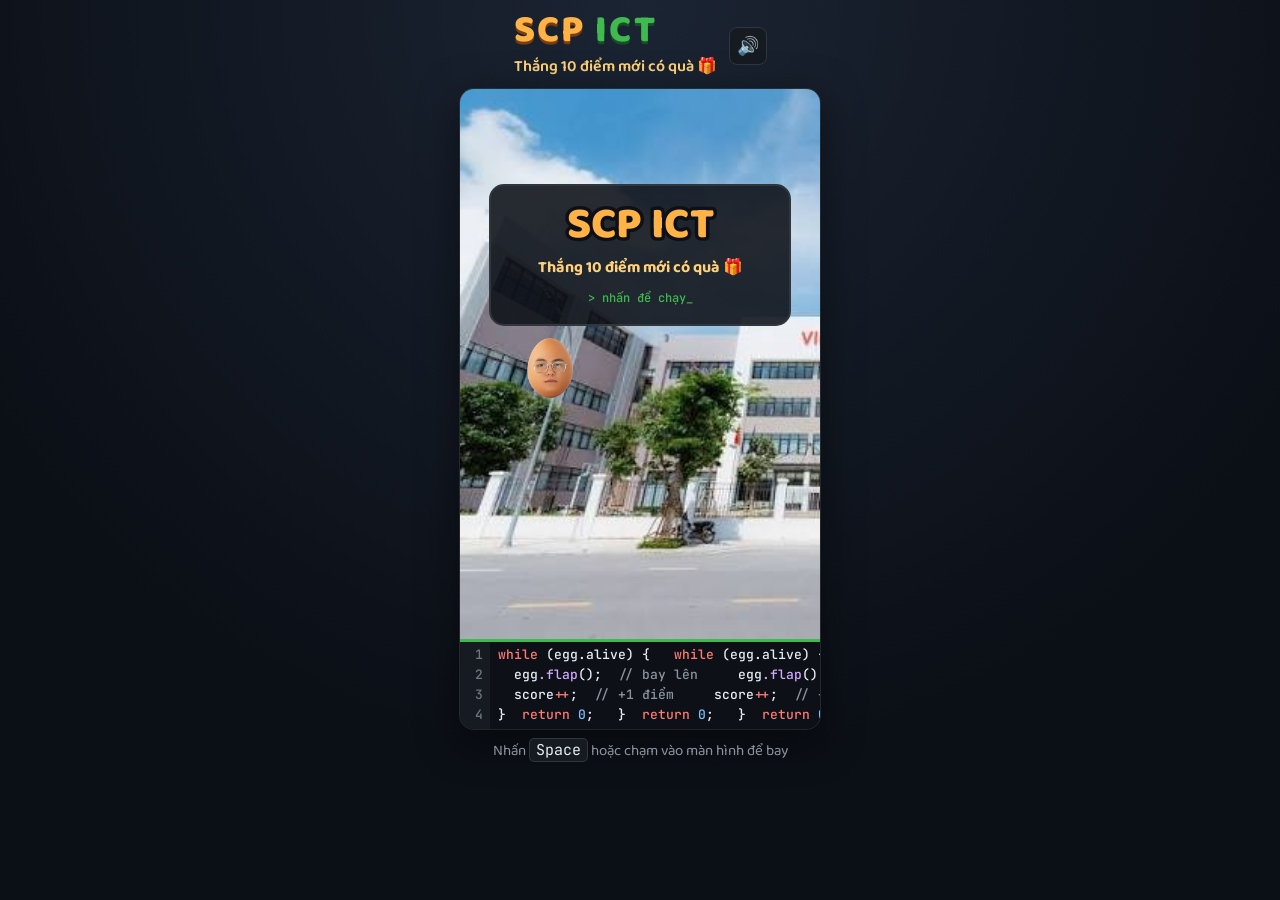
<file: game/index.html>
<!DOCTYPE html>
<html lang="vi">
<head>
    <meta charset="UTF-8">
    <meta name="viewport" content="width=device-width, initial-scale=1.0">
    <title>SCP ICT</title>
    <link rel="preconnect" href="https://fonts.googleapis.com">
    <link rel="preconnect" href="https://fonts.gstatic.com" crossorigin>
    <link href="https://fonts.googleapis.com/css2?family=Baloo+2:wght@600;800&family=JetBrains+Mono:wght@500;700&display=swap" rel="stylesheet">
    <link rel="stylesheet" href="style.css">
</head>
<body>
    <div class="container">
        <header class="game-title">
            <div class="title-text">
                <h1>SCP <span>ICT</span></h1>
                <p class="subtitle">Thắng 10 điểm mới có quà 🎁</p>
            </div>
            <button id="mute" class="mute" aria-label="Bật/tắt âm thanh">🔊</button>
        </header>
        <div class="game-screen">
            <canvas id="game"></canvas>
        </div>
        <p id="description" class="game-description">Nhấn <kbd>Space</kbd> hoặc chạm vào màn hình để bay</p>
    </div>
    <script src="main.js"></script>
</body>
</html>
</file>
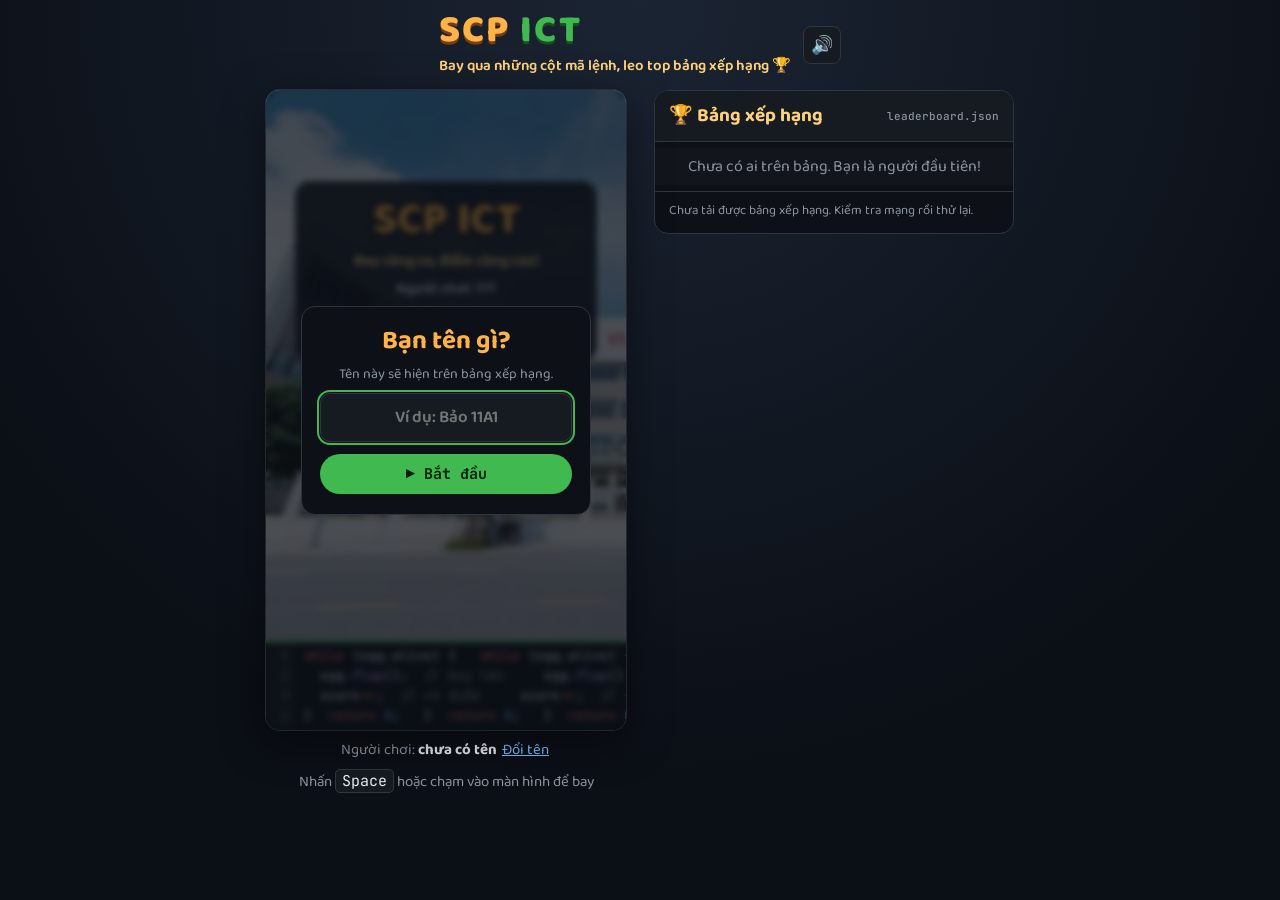
<file: scp-ict/index.html>
<!DOCTYPE html>
<html lang="vi">
<head>
    <meta charset="UTF-8">
    <meta name="viewport" content="width=device-width, initial-scale=1.0, viewport-fit=cover">
    <title>SCP ICT</title>
    <meta name="description" content="Game bay qua những cột mã lệnh. Ghi tên, phá kỷ lục và leo top bảng xếp hạng.">
    <link rel="preconnect" href="https://fonts.googleapis.com">
    <link rel="preconnect" href="https://fonts.gstatic.com" crossorigin>
    <link href="https://fonts.googleapis.com/css2?family=Baloo+2:wght@600;800&family=JetBrains+Mono:wght@500;700&display=swap" rel="stylesheet">
    <link rel="stylesheet" href="style.css">
</head>
<body>
    <div class="container">
        <header class="game-title">
            <div class="title-text">
                <h1>SCP <span>ICT</span></h1>
                <p class="subtitle">Bay qua những cột mã lệnh, leo top bảng xếp hạng 🏆</p>
            </div>
            <button id="mute" class="mute" type="button" aria-label="Bật/tắt âm thanh">🔊</button>
        </header>

        <main class="layout">
            <div class="play-col">
                <div class="game-screen">
                    <canvas id="game" tabindex="0" aria-label="Màn chơi SCP ICT"></canvas>

                    <!-- Nhập tên trước khi chơi -->
                    <form id="nameForm" class="name-form" hidden>
                        <div class="name-card">
                            <h2>Bạn tên gì?</h2>
                            <p>Tên này sẽ hiện trên bảng xếp hạng.</p>
                            <label class="sr-only" for="playerName">Tên người chơi</label>
                            <input id="playerName" name="playerName" type="text" maxlength="20" autocomplete="nickname" placeholder="Ví dụ: Bảo 11A1">
                            <p id="nameError" class="name-error" hidden>Nhập tên trước đã nhé.</p>
                            <button type="submit">▶ Bắt đầu</button>
                        </div>
                    </form>
                </div>
                <p class="player-line">Người chơi: <b id="who"></b> <button id="changeName" class="link-btn" type="button">Đổi tên</button></p>
                <p id="description" class="game-description">Nhấn <kbd>Space</kbd> hoặc chạm vào màn hình để bay</p>
            </div>

            <section class="board" aria-labelledby="boardTitle">
                <div class="board-head">
                    <h2 id="boardTitle">🏆 Bảng xếp hạng</h2>
                    <span class="board-file">leaderboard.json</span>
                </div>
                <ol id="boardList" class="board-list"></ol>
                <p id="boardNote" class="board-note"></p>
            </section>
        </main>
    </div>
    <script src="config.js"></script>
    <script src="leaderboard.js"></script>
    <script src="main.js"></script>
</body>
</html>
</file>
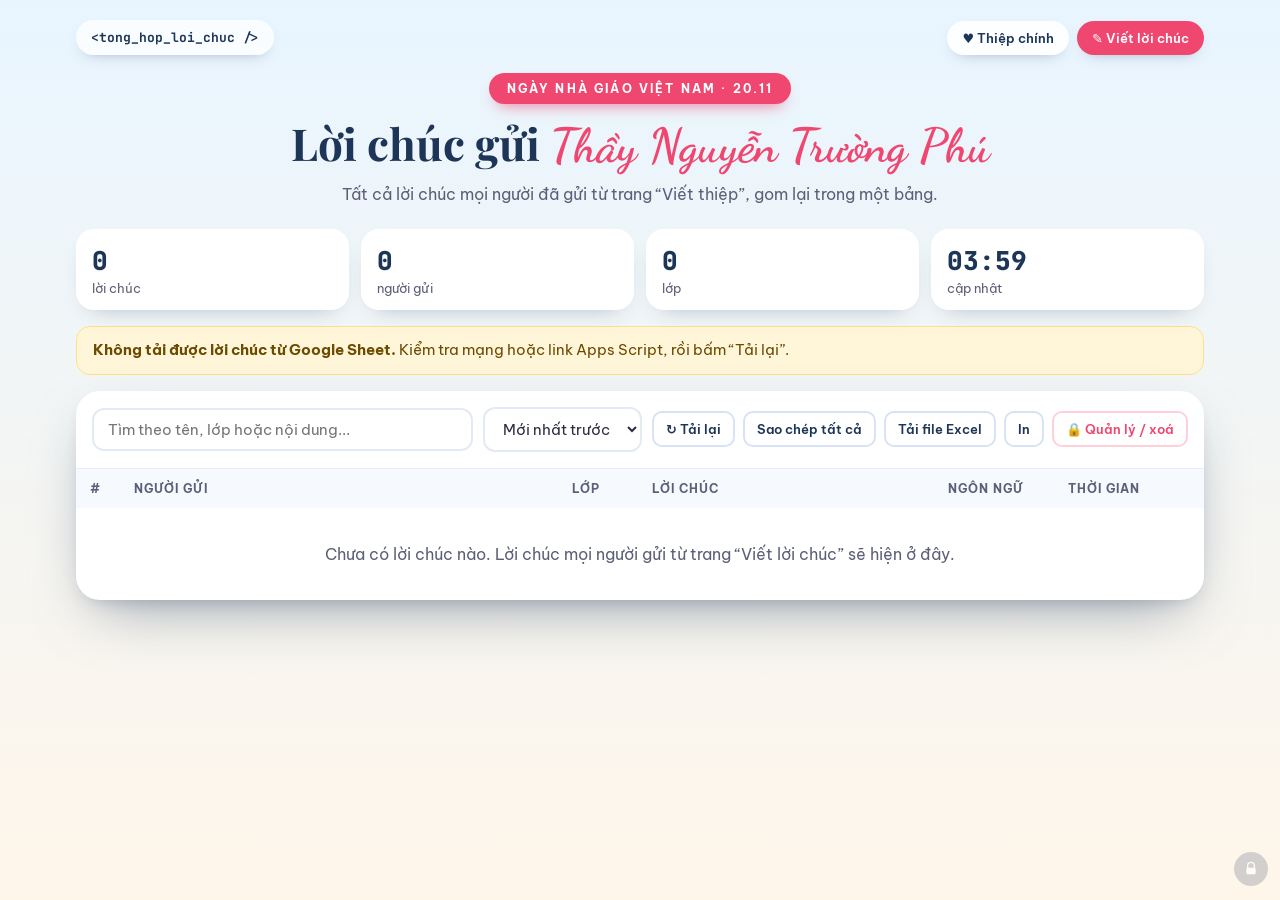
<file: tong-hop.html>
<!doctype html>
<html lang="vi">
<head>
  <meta charset="utf-8">
  <meta name="viewport" content="width=device-width, initial-scale=1">
  <title>Bảng tổng hợp lời chúc</title>
  <meta name="description" content="Tổng hợp lời chúc mọi người gửi Thầy nhân ngày 20/11.">
  <meta name="theme-color" content="#1d3557">
  <link rel="preconnect" href="https://fonts.googleapis.com">
  <link rel="preconnect" href="https://fonts.gstatic.com" crossorigin>
  <link href="https://fonts.googleapis.com/css2?family=Be+Vietnam+Pro:wght@400;500;600;700;800&family=Dancing+Script:wght@600;700&family=JetBrains+Mono:wght@400;500;700&family=Patrick+Hand&family=Playfair+Display:wght@600;700;800&display=swap" rel="stylesheet">
  <link rel="stylesheet" href="assets/style.css?v=20261119b">
  <link rel="stylesheet" href="assets/tonghop.css?v=20261119b">
</head>
<body class="page-sum">
  <main class="sum-wrap">
    <div class="wish-top">
      <span class="brand">&lt;tong_hop_loi_chuc /&gt;</span>
      <div class="tb-actions">
        <a class="chip-btn" href="index.html">♥ Thiệp chính</a>
        <a class="chip-btn pink" href="wish.html">✎ Viết lời chúc</a>
      </div>
    </div>

    <header class="sum-head">
      <span class="ribbon">Ngày Nhà giáo Việt Nam · 20.11</span>
      <h1 id="sumTitle">Bảng tổng hợp lời chúc</h1>
      <p id="sumSub"></p>
    </header>

    <div class="sum-stats">
      <div class="stat"><b id="stCount">0</b><span>lời chúc</span></div>
      <div class="stat"><b id="stPeople">0</b><span>người gửi</span></div>
      <div class="stat"><b id="stClasses">0</b><span>lớp</span></div>
      <div class="stat"><b id="stUpdated">—</b><span>cập nhật</span></div>
    </div>

    <p class="sum-alert" id="sumAlert" hidden></p>

    <section class="sum-panel">
      <div class="sum-tools">
        <label class="sum-search" for="q"><span class="sr">Tìm kiếm</span>
          <input id="q" type="search" placeholder="Tìm theo tên, lớp hoặc nội dung..." autocomplete="off">
        </label>
        <select id="sort" aria-label="Sắp xếp">
          <option value="new">Mới nhất trước</option>
          <option value="old">Cũ nhất trước</option>
          <option value="name">Tên A → Z</option>
          <option value="class">Theo lớp</option>
        </select>
        <div class="sum-btns">
          <button class="ep-mini" id="refresh" type="button">↻ Tải lại</button>
          <button class="ep-mini" id="copyAll" type="button">Sao chép tất cả</button>
          <button class="ep-mini" id="csv" type="button">Tải file Excel</button>
          <button class="ep-mini" id="print" type="button">In</button>
          <button class="ep-mini danger" id="manage" type="button">🔒 Quản lý / xoá</button>
        </div>
      </div>

      <div class="sum-admin" id="adminBar" hidden>
        <div class="sa-login" id="adminLogin">
          <label for="adminKey">Mật khẩu quản trị <small>(ADMIN_KEY trong Apps Script)</small></label>
          <div class="sa-row">
            <input id="adminKey" type="password" autocomplete="off" placeholder="Nhập mật khẩu">
            <button class="btn navy" id="adminGo" type="button">Vào chế độ quản lý</button>
          </div>
        </div>
        <div class="sa-tools" id="adminTools" hidden>
          <span class="sa-on">● Đang ở chế độ quản lý</span>
          <label class="sa-all"><input type="checkbox" id="selAll"> Chọn tất cả</label>
          <button class="btn" id="delSel" type="button" disabled>Xoá mục đã chọn</button>
          <button class="ep-mini" id="adminOut" type="button">Thoát quản lý</button>
        </div>
      </div>

      <div class="sum-table-wrap">
        <table class="sum-table">
          <thead>
            <tr><th class="c-sel"><span class="sr">Chọn</span></th><th class="c-no">#</th><th class="c-name">Người gửi</th><th class="c-class">Lớp</th><th>Lời chúc</th><th class="c-lang">Ngôn ngữ</th><th class="c-time">Thời gian</th><th class="c-act"><span class="sr">Xoá</span></th></tr>
          </thead>
          <tbody id="rows"></tbody>
        </table>
        <p class="sum-empty" id="empty" hidden></p>
      </div>
    </section>
  </main>

  <div class="toast" id="toast"></div>

  <script src="config.js?v=20261119b"></script>
  <script src="assets/common.js?v=20261119b"></script>
  <script src="assets/admin.js?v=20261119b"></script>
  <script src="assets/tonghop.js?v=20261119b"></script>
</body>
</html>
</file>
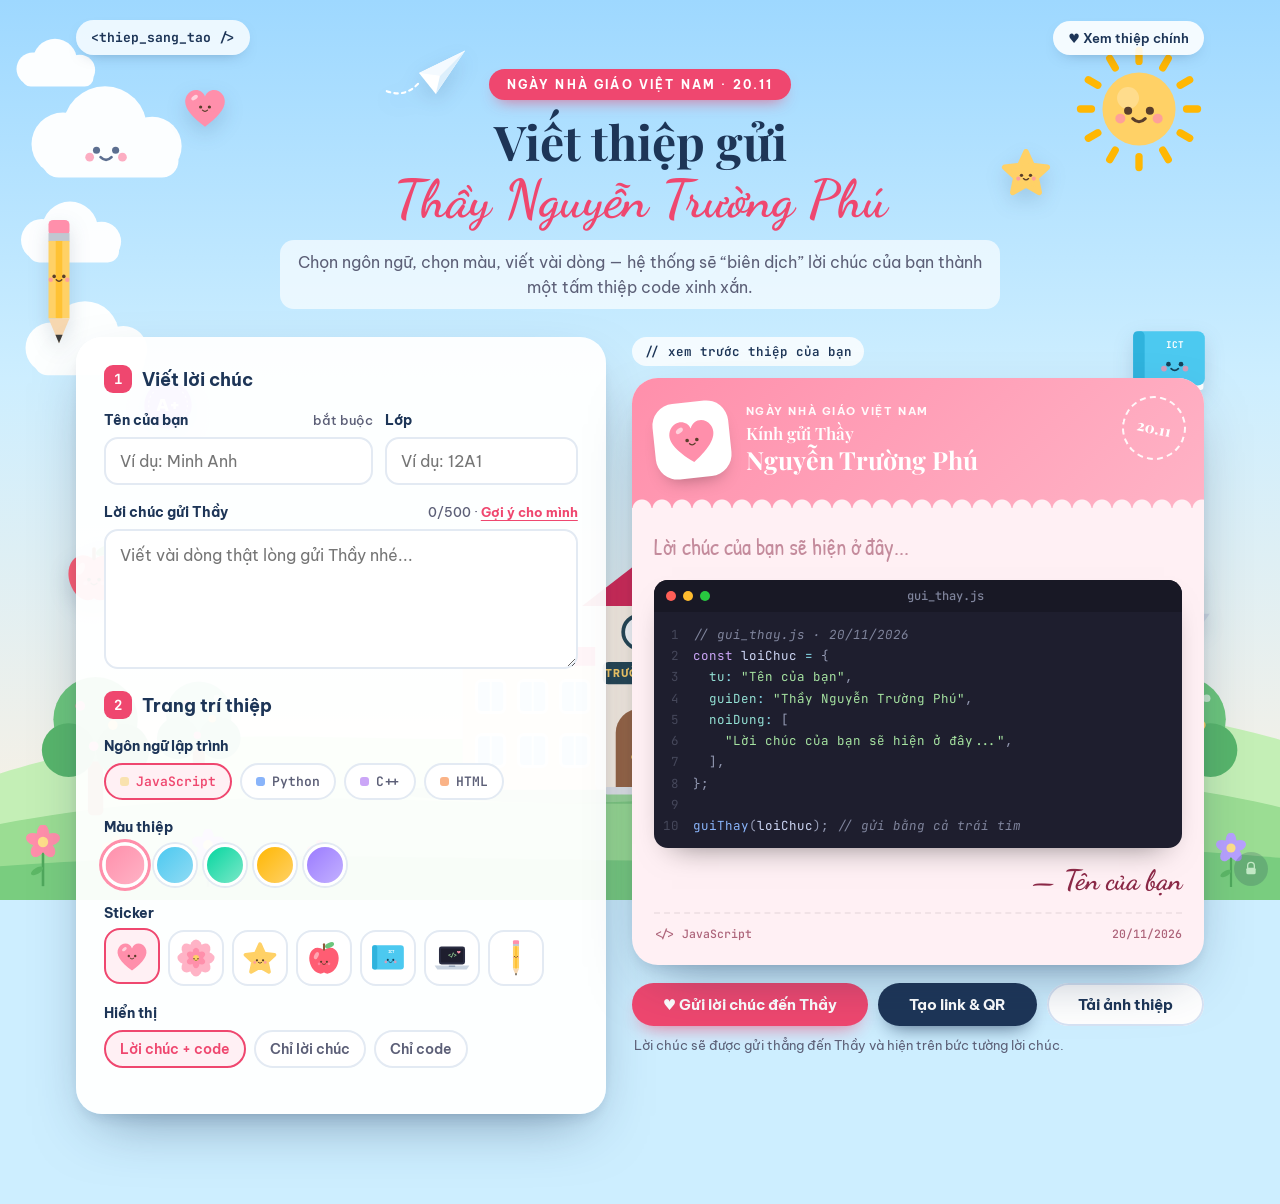
<file: wish.html>
<!doctype html>
<html lang="vi">
<head>
  <meta charset="utf-8">
  <meta name="viewport" content="width=device-width, initial-scale=1">
  <title>Thiệp sáng tạo · Gửi Thầy</title>
  <meta name="description" content="Tự tay viết một tấm thiệp bằng code gửi Thầy nhân ngày 20/11.">
  <meta name="theme-color" content="#ef476f">
  <link rel="preconnect" href="https://fonts.googleapis.com">
  <link rel="preconnect" href="https://fonts.gstatic.com" crossorigin>
  <link href="https://fonts.googleapis.com/css2?family=Be+Vietnam+Pro:wght@400;500;600;700;800&family=Dancing+Script:wght@600;700&family=JetBrains+Mono:wght@400;500;700&family=Lora:ital,wght@0,400;0,500;1,400&family=Patrick+Hand&family=Playfair+Display:wght@600;700;800&display=swap" rel="stylesheet">
  <link rel="stylesheet" href="assets/style.css?v=20261119b">
</head>
<body class="page-wish">
  <div id="scene" class="scene" aria-hidden="true"></div>

  <main class="wish-wrap">
    <div class="wish-top">
      <span class="brand">&lt;thiep_sang_tao /&gt;</span>
      <a class="chip-btn" href="index.html" id="backLink">♥ Xem thiệp chính</a>
    </div>

    <!-- ========== CHẾ ĐỘ VIẾT THIỆP ========== -->
    <div id="editorView">
      <header class="wish-head">
        <span class="ribbon">Ngày Nhà giáo Việt Nam · 20.11</span>
        <h1 id="wishTitle"></h1>
        <p id="wishSub"></p>
      </header>

      <div class="wish-grid">
        <form class="panel" id="wishForm" autocomplete="off" novalidate>
          <h2 class="panel-title"><span class="num">1</span> Viết lời chúc</h2>
          <div class="row2">
            <div class="field">
              <label for="fName">Tên của bạn <small>bắt buộc</small></label>
              <input type="text" id="fName" maxlength="40" placeholder="Ví dụ: Minh Anh">
            </div>
            <div class="field">
              <label for="fClass">Lớp</label>
              <input type="text" id="fClass" maxlength="20" placeholder="Ví dụ: 12A1">
            </div>
          </div>
          <div class="field">
            <label for="fMsg">Lời chúc gửi Thầy <small><span id="count">0</span>/<span id="max">500</span> · <button type="button" class="link-btn" id="suggestBtn">Gợi ý cho mình</button></small></label>
            <textarea id="fMsg" maxlength="500" placeholder="Viết vài dòng thật lòng gửi Thầy nhé..."></textarea>
          </div>

          <h2 class="panel-title"><span class="num">2</span> Trang trí thiệp</h2>
          <div class="field">
            <span class="label">Ngôn ngữ lập trình</span>
            <div class="chips" id="langChips"></div>
          </div>
          <div class="field">
            <span class="label">Màu thiệp</span>
            <div class="chips" id="themeChips"></div>
          </div>
          <div class="field">
            <span class="label">Sticker</span>
            <div class="chips" id="stkChips"></div>
          </div>
          <div class="field">
            <span class="label">Hiển thị</span>
            <div class="chips" id="viewChips"></div>
          </div>
        </form>

        <div class="preview-col">
          <span class="preview-label">// xem trước thiệp của bạn</span>
          <div class="mini-card" id="preview"></div>
          <div class="actions">
            <button class="btn" id="sendBtn" type="button">♥ Gửi lời chúc đến Thầy</button>
            <button class="btn navy" id="shareBtn" type="button">Tạo link &amp; QR</button>
            <button class="btn ghost" id="dlBtn" type="button">Tải ảnh thiệp</button>
          </div>
          <p class="send-note" id="sendNote"></p>
        </div>
      </div>
    </div>

    <!-- ========== CHẾ ĐỘ XEM THIỆP (mở từ link chia sẻ) ========== -->
    <div id="viewMode" class="view-mode" hidden>
      <header class="wish-head">
        <span class="ribbon">Bạn nhận được một tấm thiệp</span>
      </header>
      <div class="mini-card" id="viewCard"></div>
      <div class="actions">
        <a class="btn" href="wish.html" id="writeOwn">✎ Viết thiệp của riêng bạn</a>
        <button class="btn ghost" id="dlBtn2" type="button">Tải ảnh thiệp</button>
      </div>
    </div>
  </main>

  <!-- Hộp chia sẻ -->
  <div class="modal" id="shareModal" hidden>
    <div class="modal-box" role="dialog" aria-modal="true" aria-labelledby="shareTitle">
      <h3 id="shareTitle">Thiệp của bạn đã sẵn sàng!</h3>
      <p>Gửi link hoặc cho người khác quét mã QR để mở tấm thiệp này.</p>
      <div class="qr-box" id="shareQR"></div>
      <div class="copy-row">
        <input type="text" id="shareUrl" readonly>
        <button class="btn navy" id="copyBtn" type="button">Sao chép</button>
      </div>
      <div class="actions" style="margin-top:6px">
        <a class="btn ghost" id="openShare" href="#" target="_blank" rel="noopener">Mở thử</a>
        <button class="btn" id="closeModal" type="button">Xong</button>
      </div>
    </div>
  </div>

  <script src="config.js?v=20261119b"></script>
  <script src="assets/vendor/qrcode.min.js?v=20261119b"></script>
  <script src="assets/common.js?v=20261119b"></script>
  <script src="assets/admin.js?v=20261119b"></script>
  <script src="assets/wish.js?v=20261119b"></script>
</body>
</html>
</file>
<file: game/style.css>
* {
    box-sizing: border-box;
    -webkit-user-select: none;
    user-select: none;
    -webkit-tap-highlight-color: transparent;
}
body {
    margin: 0;
    min-height: 100vh;
    background: radial-gradient(circle at 50% 0%, #1b2433 0%, #0b0f16 70%);
    color: #e6edf3;
    font-family: 'Baloo 2', system-ui, sans-serif;
}
.container {
    display: flex;
    flex-direction: column;
    align-items: center;
    padding: 12px 16px 16px;
    gap: 10px;
}

/* ===== Tiêu đề ===== */
.game-title {
    display: flex;
    align-items: center;
    gap: 12px;
}
.game-title h1 {
    margin: 0;
    font-weight: 800;
    font-size: 2.4em;
    line-height: 1;
    letter-spacing: 2px;
    color: #ffb347;
    text-shadow: 0 3px 0 #7a3d12;
}
.game-title h1 span {
    color: #3fb950;
    text-shadow: 0 3px 0 #1a4d24;
}
.subtitle {
    margin: 4px 0 0;
    font-size: 16px;
    font-weight: 600;
    color: #ffd27a;
}
.mute {
    border: 1px solid #30363d;
    background: #161b22;
    color: inherit;
    border-radius: 8px;
    font-size: 18px;
    width: 38px;
    height: 38px;
    cursor: pointer;
}

/* ===== Màn hình game =====
   Canvas luôn giữ tỉ lệ 9:16 và co lại vừa màn hình điện thoại */
.game-screen {
    width: min(360px, 100%, calc((100vh - 160px) * 9 / 16));
    aspect-ratio: 9 / 16;
}
canvas {
    display: block;
    width: 100%;
    height: 100%;
    border-radius: 14px;
    box-shadow: 0 10px 40px rgba(0, 0, 0, .5), 0 0 0 1px #30363d;
    touch-action: manipulation;
    cursor: pointer;
}
.game-description {
    margin: 0;
    color: #8b949e;
    text-align: center;
    font-size: 15px;
}
kbd {
    font-family: 'JetBrains Mono', monospace;
    background: #161b22;
    border: 1px solid #30363d;
    border-radius: 5px;
    padding: 1px 6px;
    color: #e6edf3;
}
</file>
<file: scp-ict/style.css>
:root {
    color-scheme: dark;
    --bg: #0b0f16;
    --panel: #0d1117;
    --panel-2: #161b22;
    --line: #30363d;
    --text: #e6edf3;
    --muted: #8b949e;
    --orange: #ffb347;
    --gold: #ffd27a;
    --green: #3fb950;
    --blue: #79c0ff;
    --red: #ff7b72;
}
* {
    box-sizing: border-box;
    -webkit-tap-highlight-color: transparent;
}
html, body {
    background-color: var(--bg);
}
body {
    margin: 0;
    min-height: 100vh;
    background: radial-gradient(circle at 50% 0%, #1b2433 0%, var(--bg) 70%) fixed;
    color: var(--text);
    font-family: 'Baloo 2', system-ui, sans-serif;
}
.container {
    display: flex;
    flex-direction: column;
    align-items: center;
    gap: 12px;
    padding-block: 12px 24px;
    padding-left: max(16px, env(safe-area-inset-left, 0px));
    padding-right: max(16px, env(safe-area-inset-right, 0px));
}
.sr-only {
    position: absolute;
    width: 1px;
    height: 1px;
    overflow: hidden;
    clip: rect(0 0 0 0);
    white-space: nowrap;
}

/* ===== Tiêu đề ===== */
.game-title {
    display: flex;
    align-items: center;
    gap: 12px;
}
.game-title h1 {
    margin: 0;
    font-weight: 800;
    font-size: 2.4em;
    line-height: 1;
    letter-spacing: 2px;
    color: var(--orange);
    text-shadow: 0 3px 0 #7a3d12;
}
.game-title h1 span {
    color: var(--green);
    text-shadow: 0 3px 0 #1a4d24;
}
.subtitle {
    margin: 4px 0 0;
    font-size: 15px;
    font-weight: 600;
    color: var(--gold);
}
.mute {
    flex: none;
    border: 1px solid var(--line);
    background: var(--panel-2);
    color: inherit;
    border-radius: 8px;
    font-size: 18px;
    width: 38px;
    height: 38px;
    cursor: pointer;
}

/* ===== Bố cục: màn chơi + bảng xếp hạng (điện thoại thì xếp dọc) ===== */
.layout {
    display: flex;
    flex-wrap: wrap;
    justify-content: center;
    align-items: flex-start;
    gap: 20px 28px;
    width: 100%;
    max-width: 760px;
}
.play-col {
    display: flex;
    flex-direction: column;
    align-items: center;
    gap: 8px;
    min-width: 0;
}

/* ===== Màn hình game =====
   Canvas luôn giữ tỉ lệ 9:16 và co lại vừa màn hình điện thoại */
.game-screen {
    position: relative;
    width: min(360px, calc(100vw - 32px), calc((100vh - 170px) * 9 / 16));
    max-width: 100%;
    aspect-ratio: 9 / 16;
}
canvas {
    display: block;
    width: 100%;
    height: 100%;
    border-radius: 14px;
    box-shadow: 0 10px 40px rgba(0, 0, 0, .5), 0 0 0 1px var(--line);
    touch-action: manipulation;
    cursor: pointer;
    outline: none;
    -webkit-user-select: none;
    user-select: none;
}
canvas:focus-visible {
    box-shadow: 0 10px 40px rgba(0, 0, 0, .5), 0 0 0 2px var(--green);
}
.game-description, .player-line {
    margin: 0;
    color: var(--muted);
    text-align: center;
    font-size: 15px;
}
.player-line b {
    color: var(--text);
}
.link-btn {
    border: 0;
    background: none;
    color: var(--blue);
    font: inherit;
    text-decoration: underline;
    cursor: pointer;
    padding: 0 2px;
}
kbd {
    font-family: 'JetBrains Mono', monospace;
    background: var(--panel-2);
    border: 1px solid var(--line);
    border-radius: 5px;
    padding: 1px 6px;
    color: var(--text);
}

/* ===== Ô nhập tên (đè lên màn chơi) ===== */
.name-form {
    position: absolute;
    inset: 0;
    display: grid;
    place-items: center;
    padding: 16px;
    border-radius: 14px;
    background: rgba(11, 15, 22, .72);
    backdrop-filter: blur(3px);
}
.name-form[hidden] {
    display: none;
}
.name-card {
    width: 100%;
    max-width: 290px;
    display: flex;
    flex-direction: column;
    gap: 8px;
    padding: 20px 18px;
    border-radius: 14px;
    background: var(--panel);
    border: 1px solid var(--line);
    text-align: center;
}
.name-card h2 {
    margin: 0;
    font-size: 26px;
    line-height: 1.1;
    color: var(--orange);
}
.name-card p {
    margin: 0;
    color: var(--muted);
    font-size: 14px;
}
.name-card input {
    width: 100%;
    padding: 10px 12px;
    border-radius: 10px;
    border: 1px solid var(--line);
    background: var(--panel-2);
    color: var(--text);
    font: 600 17px 'Baloo 2', system-ui, sans-serif;
    text-align: center;
}
.name-card input:focus {
    outline: 2px solid var(--green);
    outline-offset: 1px;
}
.name-card .name-error {
    color: var(--red);
}
.name-card button {
    margin-top: 4px;
    padding: 10px 14px;
    border: 0;
    border-radius: 999px;
    background: var(--green);
    color: #04210c;
    font: 700 15px 'JetBrains Mono', monospace;
    cursor: pointer;
}
.name-card button:focus-visible {
    outline: 2px solid var(--gold);
    outline-offset: 2px;
}

/* ===== Bảng xếp hạng ===== */
.board {
    width: min(360px, 100%);
    background: var(--panel);
    border: 1px solid var(--line);
    border-radius: 14px;
    overflow: hidden;
}
.board-head {
    display: flex;
    align-items: center;
    justify-content: space-between;
    gap: 8px;
    padding: 10px 14px;
    background: var(--panel-2);
    border-bottom: 1px solid var(--line);
}
.board-head h2 {
    margin: 0;
    font-size: 19px;
    color: var(--gold);
}
.board-file {
    font: 500 11px 'JetBrains Mono', monospace;
    color: var(--muted);
}
.board-list {
    list-style: none;
    margin: 0;
    padding: 6px 0;
    max-height: 520px;
    overflow-y: auto;
}
.board-list li {
    display: grid;
    grid-template-columns: 44px 1fr auto;
    align-items: center;
    gap: 8px;
    padding: 6px 14px;
    font-size: 16px;
}
.board-list li:nth-child(odd) {
    background: rgba(255, 255, 255, .02);
}
.board-list li.me {
    background: rgba(63, 185, 80, .14);
    box-shadow: inset 3px 0 0 var(--green);
}
.board-list .rk {
    font: 700 13px 'JetBrains Mono', monospace;
    color: var(--muted);
    text-align: center;
}
.board-list li:nth-child(-n+3) .rk {
    font-size: 20px;
}
.board-list .nm {
    min-width: 0;
    overflow: hidden;
    text-overflow: ellipsis;
    white-space: nowrap;
    font-weight: 600;
}
.board-list .sc {
    font: 700 16px 'JetBrains Mono', monospace;
    color: var(--blue);
    font-variant-numeric: tabular-nums;
}
.board-list li.gap,
.board-list li.empty {
    display: block;
    text-align: center;
    color: var(--muted);
}
.board-note {
    margin: 0;
    padding: 8px 14px 12px;
    color: var(--muted);
    font-size: 13px;
    border-top: 1px solid var(--line);
}
</file>
<file: assets/style.css>
/* ==========================================================================
   style.css — giao diện thiệp 20/11
   ========================================================================== */
:root {
  --navy: #1d3557; --navy-2: #14284a; --gold: #e9c46a; --gold-2: #f6dc9b;
  --paper: #fffdf7; --ink: #2b2d42; --ink-2: #5c5f77;
  --pink: #ff8fab; --rose: #ef476f; --yellow: #ffd166; --mint: #06d6a0; --sky: #4cc9f0; --lav: #9b7bff;
  --ed-bg: #1e1e2e; --ed-bg-2: #181825; --ed-line: #313244; --ed-fg: #cdd6f4; --ed-dim: #7f849c;
  --radius: 24px;
  --shadow: 0 24px 60px -22px rgba(29, 53, 87, .5), 0 8px 18px -10px rgba(29, 53, 87, .25);
  --f-body: "Be Vietnam Pro", system-ui, sans-serif;
  --f-serif: "Playfair Display", Georgia, serif;
  --f-script: "Dancing Script", cursive;
  --f-letter: "Lora", Georgia, serif;
  --f-mono: "JetBrains Mono", ui-monospace, Consolas, monospace;
  --f-hand: "Patrick Hand", "Be Vietnam Pro", sans-serif;
}
* { box-sizing: border-box; }
html, body { margin: 0; }
body {
  font-family: var(--f-body); color: var(--ink); min-height: 100vh; overflow-x: hidden;
  background: linear-gradient(180deg, #9ed8ff 0%, #cdeeff 42%, #fff1e0 100%) fixed;
  background-color: #cdeeff;
  -webkit-font-smoothing: antialiased;
}
body.intro-on { overflow: hidden; }
[hidden] { display: none !important; }
button { font-family: inherit; }
a { color: inherit; }

/* ---------------- KHUNG CẢNH TRƯỜNG HỌC ---------------- */
.scene { position: fixed; inset: 0; z-index: 0; pointer-events: none; overflow: hidden; }
.scene svg { display: block; width: 100%; height: auto; }
.sun { position: absolute; top: 5vh; right: 6vw; width: clamp(78px, 10vw, 130px); animation: bob 6s ease-in-out infinite; }
.sun .rays { transform-origin: 70px 70px; animation: spin 40s linear infinite; }
.cloud { position: absolute; left: 0; width: var(--w, 180px); animation: drift var(--d, 90s) linear infinite; animation-delay: var(--delay, 0s); opacity: .96; }
.hills { position: absolute; bottom: 0; left: 0; width: 100% !important; height: 30vh !important; }
.school { position: absolute; bottom: 10.5vh; left: 50%; width: min(560px, 82vw); transform: translateX(-50%); }
.school .flag { transform-origin: 301px 25px; animation: wave 2.6s ease-in-out infinite; }
.tree { position: absolute; width: clamp(70px, 9vw, 124px); }
.tree.t1 { left: 3vw; bottom: 9vh; } .tree.t2 { left: 12vw; bottom: 12vh; width: clamp(56px, 7vw, 96px); }
.tree.t3 { right: 3vw; bottom: 9vh; } .tree.t4 { right: 12vw; bottom: 12.5vh; width: clamp(56px, 7vw, 96px); }
.flw { position: absolute; bottom: 1.5vh; transform-origin: 50% 100%; animation: sway 4s ease-in-out infinite; animation-delay: var(--dl, 0s); }
.stk { position: absolute; width: var(--s, 64px); animation: float var(--d, 7s) ease-in-out infinite; filter: drop-shadow(0 8px 10px rgba(29, 53, 87, .15)); }

@keyframes spin { to { transform: rotate(360deg); } }
@keyframes bob { 50% { transform: translateY(-8px); } }
@keyframes drift { from { transform: translateX(-30vw); } to { transform: translateX(115vw); } }
@keyframes wave { 50% { transform: skewY(-7deg) scaleX(.93); } }
@keyframes sway { 50% { transform: rotate(6deg); } }
@keyframes float { 0%, 100% { transform: translateY(0) rotate(var(--r, 0deg)); } 50% { transform: translateY(-14px) rotate(calc(var(--r, 0deg) + 6deg)); } }
@keyframes blink { 50% { opacity: 0; } }
@keyframes pop { from { opacity: 0; transform: translateY(14px) scale(.9); } }
@keyframes rise { from { opacity: 0; transform: translateY(40px) scale(.98); } }
@keyframes pulse { 0% { box-shadow: 0 0 0 0 rgba(166, 227, 161, .55); } 70% { box-shadow: 0 0 0 22px rgba(166, 227, 161, 0); } 100% { box-shadow: 0 0 0 0 rgba(166, 227, 161, 0); } }
@keyframes shine { to { background-position: 40px 0; } }

/* ---------------- CỬA SỔ CODE (dùng chung) ---------------- */
.editor { background: var(--ed-bg); border-radius: 16px; overflow: hidden; display: flex; flex-direction: column; box-shadow: 0 30px 70px -24px rgba(0, 0, 0, .6), 0 0 0 1px rgba(255, 255, 255, .06); }
.ed-bar { display: flex; align-items: center; gap: 12px; padding: 10px 14px; background: var(--ed-bg-2); color: var(--ed-dim); font: 500 12.5px var(--f-mono); }
.dots { display: flex; gap: 7px; flex: 0 0 auto; }
.dots i { width: 12px; height: 12px; border-radius: 50%; background: #ff5f57; }
.dots i:nth-child(2) { background: #febc2e; } .dots i:nth-child(3) { background: #28c840; }
.ed-title { flex: 1; text-align: center; white-space: nowrap; overflow: hidden; text-overflow: ellipsis; }
.ed-skip { background: #313244; color: var(--ed-fg); border: 0; border-radius: 8px; padding: 5px 10px; font: 600 12px var(--f-body); cursor: pointer; }
.ed-skip:hover { background: #45475a; }
.ed-tabs { display: flex; background: var(--ed-bg-2); border-bottom: 1px solid var(--ed-line); overflow-x: auto; scrollbar-width: none; }
.ed-tabs::-webkit-scrollbar { display: none; }
.ed-tab { display: inline-flex; align-items: center; gap: 8px; padding: 9px 15px; font: 500 12.5px var(--f-mono); color: var(--ed-dim); background: transparent; border: 0; border-right: 1px solid var(--ed-line); border-top: 2px solid transparent; white-space: nowrap; cursor: pointer; }
.ed-tab:hover { color: var(--ed-fg); }
.ed-tab.active { background: var(--ed-bg); color: var(--ed-fg); border-top-color: var(--pink); }
.lang-dot { width: 9px; height: 9px; border-radius: 3px; background: #f9e2af; flex: 0 0 auto; }
.lang-dot[data-lang="py"] { background: #89b4fa; } .lang-dot[data-lang="html"] { background: #fab387; }
.lang-dot[data-lang="sql"] { background: #94e2d5; } .lang-dot[data-lang="bash"] { background: #a6e3a1; }
.lang-dot[data-lang="cpp"] { background: #cba6f7; }
.ed-body { flex: 1; overflow: auto; padding: 14px 0; min-height: 0; }
.code { font: 400 14px/1.7 var(--f-mono); color: var(--ed-fg); }
.ln { display: flex; }
.ln .no { flex: 0 0 3.1em; text-align: right; padding-right: 1.1em; color: #45475a; user-select: none; }
.ln .lc { flex: 1; min-width: 0; white-space: pre-wrap; overflow-wrap: anywhere; padding-right: 16px; min-height: 1.7em; }
.caret { display: inline-block; width: .55em; height: 1.15em; background: var(--pink); vertical-align: -.2em; margin-left: 1px; border-radius: 1px; animation: blink 1s steps(1) infinite; }
.t-kw { color: #cba6f7; } .t-str { color: #a6e3a1; } .t-com { color: var(--ed-dim); font-style: italic; }
.t-num { color: #fab387; } .t-fn { color: #89b4fa; } .t-cls { color: #f9e2af; } .t-prop { color: #94e2d5; }
.t-tag { color: #f38ba8; } .t-attr { color: #f9e2af; } .t-op { color: #89dceb; } .t-pun { color: #9399b2; }
.t-self { color: #f38ba8; font-style: italic; } .t-prompt { color: #a6e3a1; font-weight: 700; }
.t-ok { color: #a6e3a1; font-weight: 700; } .t-dim { color: var(--ed-dim); }

/* ---------------- MÀN 1: INTRO ---------------- */
.intro {
  position: fixed; inset: 0; z-index: 50; display: flex; flex-direction: column; align-items: center; justify-content: center;
  gap: 22px; padding: 24px 16px;
  background:
    radial-gradient(55% 45% at 12% 18%, rgba(255, 143, 171, .28), transparent 62%),
    radial-gradient(50% 50% at 88% 82%, rgba(76, 201, 240, .26), transparent 62%),
    radial-gradient(40% 40% at 72% 12%, rgba(255, 209, 102, .18), transparent 60%),
    radial-gradient(rgba(255, 255, 255, .06) 1px, transparent 1.4px) 0 0 / 22px 22px,
    #0f1424;
  transition: opacity .75s ease, transform .75s ease;
}
.intro.leave { opacity: 0; transform: scale(1.05); pointer-events: none; }
.intro-editor { width: min(880px, 100%); max-height: calc(100vh - 170px); max-height: calc(100dvh - 170px); }
.ed-term { border-top: 1px solid var(--ed-line); background: #11111b; padding: 10px 16px 14px; font: 13px/1.75 var(--f-mono); color: #bac2de; flex: 0 0 auto; max-height: 34%; overflow: auto; }
.term-head { font-size: 10.5px; letter-spacing: .14em; color: var(--ed-dim); margin-bottom: 4px; }
.tl { overflow-wrap: anywhere; }
.tbar { display: inline-block; width: min(170px, 26vw); height: 9px; border-radius: 9px; background: #313244; vertical-align: middle; margin: 0 8px; overflow: hidden; }
.tbar i { display: block; height: 100%; width: 0; border-radius: inherit; background: linear-gradient(90deg, var(--pink), var(--yellow), var(--mint)); }
.tpct { color: var(--yellow); font-weight: 700; }
.intro-cta { text-align: center; animation: pop .5s cubic-bezier(.2, 1.4, .4, 1); }
.run-btn {
  display: inline-flex; align-items: center; gap: 14px; cursor: pointer; border: 0; border-radius: 999px;
  padding: 16px 32px 16px 22px; font: 700 clamp(16px, 2.4vw, 19px) var(--f-mono); color: #11111b;
  background: linear-gradient(135deg, #a6e3a1, #94e2d5); animation: pulse 1.9s infinite; transition: transform .15s;
}
.run-btn:hover { transform: translateY(-2px) scale(1.02); }
.run-btn:focus-visible { outline: 3px solid var(--yellow); outline-offset: 4px; }
.play { width: 30px; height: 30px; border-radius: 50%; background: #11111b; position: relative; flex: 0 0 auto; }
.play::after { content: ""; position: absolute; left: 11px; top: 8px; border-left: 11px solid #a6e3a1; border-top: 7px solid transparent; border-bottom: 7px solid transparent; }
.hint { color: #a6adc8; font-size: 14px; margin: 12px 0 0; }

/* ---------------- GAME ---------------- */
.game-layer { position: fixed; inset: 0; z-index: 80; background: #0f1424; }
.game-layer iframe { width: 100%; height: 100%; border: 0; display: block; }
.game-close { position: absolute; top: 12px; right: 12px; width: 40px; height: 40px; border-radius: 50%; border: 0; background: rgba(255, 255, 255, .9); font-size: 24px; cursor: pointer; }

/* ---------------- MÀN 2: SÂN KHẤU THIỆP ---------------- */
.stage { position: relative; z-index: 1; min-height: 100vh; padding: 18px 16px 90px; display: flex; flex-direction: column; align-items: center; gap: 30px; }
.topbar { width: min(1100px, 100%); display: flex; justify-content: space-between; align-items: center; gap: 10px; flex-wrap: wrap; }
.brand { font: 700 13px var(--f-mono); color: var(--navy); background: rgba(255, 255, 255, .8); padding: 9px 15px; border-radius: 999px; box-shadow: 0 6px 16px -10px rgba(29, 53, 87, .5); }
.tb-actions { display: flex; gap: 8px; flex-wrap: wrap; }
.chip-btn { display: inline-flex; align-items: center; gap: 6px; font: 600 13px var(--f-body); color: var(--navy); background: rgba(255, 255, 255, .88); border: 0; padding: 9px 15px; border-radius: 999px; cursor: pointer; text-decoration: none; box-shadow: 0 6px 16px -10px rgba(29, 53, 87, .5); transition: transform .15s; }
.chip-btn:hover { transform: translateY(-2px); }
.chip-btn.pink { background: var(--rose); color: #fff; }
.chip-btn.on { background: var(--mint); color: #fff; }

/* Bìa thiệp */
.book {
  position: relative; width: min(800px, 100%); height: clamp(470px, 66vh, 560px); margin-top: 1vh;
  perspective: 2400px; opacity: 0; transform: translateY(30px) scale(.96);
  transition: opacity .8s ease, transform .9s cubic-bezier(.2, 1.25, .4, 1);
}
.book.show { opacity: 1; transform: none; }
.paper {
  position: absolute; inset: 0; border-radius: var(--radius); box-shadow: var(--shadow);
  background: repeating-linear-gradient(transparent 0 31px, #dbe9f7 31px 32px), var(--paper);
}
.cover {
  position: absolute; inset: 0; border-radius: var(--radius); cursor: pointer; color: #fff;
  display: grid; grid-template-columns: .95fr 1.15fr; align-items: center; gap: 10px; padding: 34px 40px;
  transform-origin: left center; backface-visibility: hidden; -webkit-backface-visibility: hidden;
  transition: transform 1.25s cubic-bezier(.62, .04, .3, 1);
  background:
    radial-gradient(rgba(255, 255, 255, .07) 1px, transparent 1.5px) 0 0 / 18px 18px,
    radial-gradient(110% 80% at 85% 0%, #2f5a92 0%, transparent 55%),
    radial-gradient(80% 70% at 0% 100%, #2b2f6b 0%, transparent 60%),
    var(--navy);
  box-shadow: var(--shadow), inset 0 0 0 1px rgba(255, 255, 255, .06);
}
.cover::before, .cover::after { content: ""; position: absolute; pointer-events: none; border-radius: 16px; }
.cover::before { inset: 14px; border: 2px solid rgba(233, 196, 106, .85); }
.cover::after { inset: 21px; border: 1px solid rgba(233, 196, 106, .38); border-radius: 12px; }
.book.opening .cover { transform: rotateY(-178deg); }
.cover:focus-visible { outline: 3px solid var(--yellow); outline-offset: 4px; }
.cv-art { display: grid; place-items: center; position: relative; z-index: 1; }
.cv-art svg { width: 100%; max-width: 270px; height: auto; filter: drop-shadow(0 16px 22px rgba(0, 0, 0, .3)); animation: bob 5s ease-in-out infinite; }
.cv-text { text-align: center; position: relative; z-index: 1; }
.cv-kicker { font: 700 12px var(--f-body); letter-spacing: .26em; text-transform: uppercase; color: var(--gold-2); }
.cv-date {
  font: 800 clamp(70px, 11vw, 116px)/1 var(--f-serif); margin: 6px 0 2px; letter-spacing: -.02em;
  background: linear-gradient(180deg, #fff6d5 0%, #f2cf75 50%, #c9973a 100%); -webkit-background-clip: text; background-clip: text; color: transparent;
  filter: drop-shadow(0 4px 10px rgba(0, 0, 0, .25));
}
.cv-to { font: 700 clamp(26px, 3.4vw, 34px) var(--f-script); color: var(--pink); }
.cv-name { font: 700 clamp(24px, 3vw, 31px)/1.2 var(--f-serif); color: #fff; margin-top: 2px; white-space: nowrap; }
.cv-name span { color: var(--gold-2); }
.cv-divider { display: flex; align-items: center; justify-content: center; gap: 10px; margin: 14px 0 8px; }
.cv-divider i { width: 56px; height: 1.5px; background: linear-gradient(90deg, transparent, var(--gold)); }
.cv-divider i:last-child { transform: scaleX(-1); }
.cv-sub { font: 500 14px var(--f-body); color: #c9d6ea; letter-spacing: .04em; }
.open-btn {
  margin-top: 20px; border: 0; cursor: pointer; padding: 13px 28px; border-radius: 999px;
  font: 700 15px var(--f-body); color: var(--navy);
  background: linear-gradient(135deg, #fff1c1, var(--gold)); box-shadow: 0 10px 24px -10px rgba(233, 196, 106, .9);
  transition: transform .15s;
}
.open-btn:hover { transform: translateY(-2px) scale(1.03); }
.cv-tag { position: absolute; left: 50%; bottom: 30px; transform: translateX(-50%); font: 500 11.5px var(--f-mono); color: rgba(246, 220, 155, .7); white-space: nowrap; z-index: 1; }
.cv-stk { position: absolute; z-index: 2; pointer-events: none; filter: drop-shadow(0 8px 10px rgba(0, 0, 0, .25)); }
.cv-stk.s1 { width: 70px; top: -26px; right: -18px; animation: float 6s ease-in-out infinite; --r: 12deg; }
.cv-stk.s2 { width: 34px; bottom: -40px; left: 26px; animation: float 7s ease-in-out infinite; --r: -30deg; }
.cv-stk svg, .in-stk svg { width: 100%; height: auto; display: block; }

/* Bên trong thiệp */
.inside {
  position: relative; width: min(1100px, 100%); background: var(--paper); border-radius: 30px; box-shadow: var(--shadow);
  padding: clamp(22px, 4vw, 46px); scroll-margin-top: 16px;
}
.inside::before { content: ""; position: absolute; inset: 10px; border: 2px dashed #ffd6e0; border-radius: 22px; pointer-events: none; }
.inside.rise { animation: rise .9s cubic-bezier(.2, 1, .3, 1); }
.in-stk { position: absolute; z-index: 2; pointer-events: none; filter: drop-shadow(0 8px 10px rgba(29, 53, 87, .2)); }
.in-stk.a { width: 64px; top: -28px; left: -14px; animation: float 6s ease-in-out infinite; --r: -12deg; }
.in-stk.b { width: 96px; top: -36px; right: -12px; animation: float 8s ease-in-out infinite; --r: 6deg; }
.inside-head { text-align: center; margin-bottom: 28px; position: relative; }
.ribbon { display: inline-block; background: var(--rose); color: #fff; font: 700 12px var(--f-body); letter-spacing: .18em; text-transform: uppercase; padding: 8px 18px; border-radius: 999px; box-shadow: 0 8px 16px -8px rgba(239, 71, 111, .8); }
.inside-title { font: 700 clamp(28px, 4.4vw, 46px)/1.18 var(--f-serif); color: var(--navy); margin: 16px 0 6px; }
.inside-title .script { font-family: var(--f-script); color: var(--rose); font-size: 1.12em; }
.inside-sub { margin: 0; color: var(--ink-2); font: 500 15px var(--f-body); }
.inside-grid { display: grid; grid-template-columns: minmax(0, 1.2fr) minmax(0, 1fr); gap: 30px; align-items: start; position: relative; }

.letter {
  position: relative; background: #fff; border-radius: 16px; padding: 30px 26px 26px 58px;
  background-image: repeating-linear-gradient(transparent 0 31px, #dbe9f7 31px 32px); background-position: 0 30px;
  box-shadow: 0 12px 30px -16px rgba(29, 53, 87, .35); font: 400 16.5px/32px var(--f-letter); color: #2f3450;
}
.letter::before { content: ""; position: absolute; left: 42px; top: 0; bottom: 0; width: 2px; background: #ffc2d1; }
.tape { position: absolute; top: -13px; left: 50%; width: 120px; height: 26px; background: rgba(255, 143, 171, .55); transform: translateX(-50%) rotate(-3deg); border-radius: 3px; }
.greet { font: 700 25px/32px var(--f-script); color: var(--navy); margin: 0 0 4px; }
.letter p { margin: 0; }
#letterBody p { text-indent: 1.6em; }
.closing { margin-top: 32px !important; text-align: right; font-style: italic; }
.sign { text-align: right; font: 700 30px/40px var(--f-script); color: var(--rose); }

.card-editor .ed-body { max-height: 380px; }
.card-editor .code { font-size: 13px; }
.ed-run { display: flex; justify-content: space-between; align-items: center; gap: 10px; padding: 8px 12px 8px 16px; background: var(--ed-bg-2); border-top: 1px solid var(--ed-line); }
.ed-hint { font: 500 12px var(--f-mono); color: var(--ed-dim); }
.mini-run { border: 0; cursor: pointer; padding: 7px 14px; border-radius: 8px; font: 700 12.5px var(--f-mono); color: #11111b; background: #a6e3a1; transition: transform .15s; }
.mini-run:hover { transform: translateY(-1px); }
.ed-out { background: #11111b; padding: 10px 16px 12px; font: 12.5px/1.7 var(--f-mono); color: #a6e3a1; min-height: 64px; }
.out-line { animation: pop .35s ease; }

.status { margin-top: 18px; background: #fff; border-radius: 16px; padding: 16px 18px; box-shadow: 0 12px 30px -16px rgba(29, 53, 87, .35); }
.status-head { font: 600 14px var(--f-mono); color: var(--ink-2); margin-bottom: 10px; }
.status-head .t-self { color: var(--rose); } .status-head .t-fn { color: #3b82f6; }
.st { display: grid; grid-template-columns: 112px 1fr 46px; gap: 10px; align-items: center; font-size: 14px; padding: 5px 0; }
.st-l { font-weight: 600; color: var(--navy); }
.st-bar { height: 12px; background: #eef2f7; border-radius: 99px; overflow: hidden; }
.st-bar i {
  display: block; height: 100%; width: 0; border-radius: inherit; background-color: var(--c);
  background-image: linear-gradient(45deg, rgba(255, 255, 255, .3) 25%, transparent 25% 50%, rgba(255, 255, 255, .3) 50% 75%, transparent 75%);
  background-size: 20px 20px; animation: shine 1s linear infinite; transition: width 1.6s cubic-bezier(.2, 1, .3, 1);
}
.status.go .st-bar i { width: var(--w); }
.st-v { font: 800 15px var(--f-mono); text-align: right; }

.qr-strip {
  margin-top: 32px; display: flex; gap: 26px; align-items: center; position: relative;
  background: linear-gradient(135deg, #fff0f5, #eef8ff); border: 2px dashed #ffc2d1; border-radius: 22px; padding: 22px;
}
.qr-box { flex: 0 0 auto; background: #fff; padding: 10px; border-radius: 16px; box-shadow: 0 10px 22px -12px rgba(29, 53, 87, .4); }
.qr-box img, .qr-box canvas { display: block; width: 168px; height: 168px; }
.qr-fallback { width: 168px; padding: 20px 8px; font-size: 12.5px; text-align: center; color: var(--ink-2); }
.qr-text h3 { margin: 0 0 6px; font: 700 24px var(--f-serif); color: var(--navy); }
.qr-text p { margin: 0 0 14px; color: var(--ink-2); line-height: 1.55; }
.qr-note { font-size: 12.5px; margin: 12px 0 0 !important; color: #a1531c !important; }

.btn {
  display: inline-flex; align-items: center; justify-content: center; gap: 8px; cursor: pointer; text-decoration: none;
  font: 700 15px var(--f-body); padding: 12px 22px; border-radius: 999px; border: 0; color: #fff; background: var(--rose);
  box-shadow: 0 10px 20px -10px rgba(239, 71, 111, .8); transition: transform .15s, box-shadow .15s;
}
.btn:hover { transform: translateY(-2px); }
.btn:disabled { opacity: .6; cursor: progress; transform: none; }
.btn.navy { background: var(--navy); box-shadow: 0 10px 20px -10px rgba(29, 53, 87, .8); }
.btn.ghost { background: #fff; color: var(--navy); box-shadow: inset 0 0 0 2px #d7e3f4; }
.btn.mint { background: #0bbf8f; box-shadow: 0 10px 20px -10px rgba(6, 214, 160, .9); }

/* Bức tường lời chúc */
.wall { width: min(1100px, 100%); background: rgba(255, 255, 255, .7); border-radius: 30px; padding: clamp(20px, 4vw, 38px); box-shadow: var(--shadow); backdrop-filter: blur(6px); }
.wall-head { text-align: center; margin-bottom: 22px; }
.wall-head h2 { margin: 0; font: 700 clamp(26px, 3.6vw, 36px) var(--f-serif); color: var(--navy); }
.wall-head p { margin: 6px 0 0; color: var(--ink-2); }
.notes { display: grid; grid-template-columns: repeat(auto-fit, minmax(230px, 300px)); justify-content: center; gap: 22px; }
.note { position: relative; margin: 0; background: var(--b); border-top: 7px solid var(--a); border-radius: 14px; padding: 22px 18px 16px; transform: rotate(var(--rot)); box-shadow: 0 12px 24px -14px rgba(29, 53, 87, .45); transition: transform .2s; }
.note:hover { transform: rotate(0) translateY(-3px); }
.note-pin { position: absolute; top: -14px; left: 50%; width: 18px; height: 18px; margin-left: -9px; border-radius: 50%; background: var(--a); box-shadow: inset -3px -3px 0 rgba(0, 0, 0, .15); }
.note blockquote { margin: 0 0 12px; font: 21px/1.4 var(--f-hand); color: var(--ink); overflow-wrap: anywhere; }
.note figcaption { font-size: 13.5px; color: var(--ink); display: flex; gap: 6px; align-items: center; flex-wrap: wrap; }
.note-lang { margin-left: auto; font: 600 11px var(--f-mono); background: #fff; color: var(--ink); padding: 3px 8px; border-radius: 6px; }

.foot { font: 500 13px var(--f-mono); color: var(--navy); background: rgba(255, 255, 255, .8); padding: 9px 16px; border-radius: 999px; text-align: center; }
.foot .t-com { color: #7f849c; font-style: normal; }

.confetti { position: fixed; inset: 0; width: 100vw; height: 100vh; pointer-events: none; z-index: 100; }
.toast {
  position: fixed; left: 50%; bottom: 24px; z-index: 120; transform: translate(-50%, 30px); opacity: 0; pointer-events: none;
  background: var(--navy); color: #fff; padding: 12px 20px; border-radius: 14px; font-weight: 600; font-size: 14.5px;
  box-shadow: 0 16px 30px -12px rgba(0, 0, 0, .5); transition: .3s; max-width: calc(100vw - 32px); text-align: center;
}
.toast.show { opacity: 1; transform: translate(-50%, 0); }

/* ---------------- TRANG THIỆP SÁNG TẠO ---------------- */
.wish-wrap { position: relative; z-index: 1; width: min(1160px, 100%); margin: 0 auto; padding: 20px 16px 90px; }
.wish-top { display: flex; justify-content: space-between; align-items: center; gap: 10px; flex-wrap: wrap; margin-bottom: 8px; }
.wish-head { text-align: center; margin: 14px auto 28px; max-width: 720px; }
.wish-head h1 { font: 700 clamp(30px, 4.6vw, 48px)/1.15 var(--f-serif); color: var(--navy); margin: 14px 0 10px; }
.wish-head h1 .script { display: block; font-family: var(--f-script); color: var(--rose); font-size: 1.1em; }
.wish-head p { margin: 0 auto; color: var(--ink-2); line-height: 1.6; font-size: 15.5px; background: rgba(255, 255, 255, .65); padding: 10px 16px; border-radius: 14px; }
.wish-grid { display: grid; grid-template-columns: minmax(0, 1fr) minmax(0, 1.08fr); gap: 26px; align-items: start; }
.panel { background: rgba(255, 255, 255, .95); border-radius: 26px; padding: clamp(18px, 3vw, 28px); box-shadow: var(--shadow); }
.panel-title { display: flex; align-items: center; gap: 10px; font: 700 18px var(--f-body); color: var(--navy); margin: 0 0 18px; }
.panel-title .num { width: 28px; height: 28px; border-radius: 9px; display: grid; place-items: center; background: var(--rose); color: #fff; font: 700 14px var(--f-mono); }
.field { margin-bottom: 18px; }
.field > label, .field > .label { display: flex; justify-content: space-between; align-items: baseline; gap: 8px; font-weight: 700; font-size: 14px; color: var(--navy); margin-bottom: 8px; }
.field small { font-weight: 500; color: var(--ink-2); font-size: 12.5px; }
.row2 { display: grid; grid-template-columns: 1.4fr 1fr; gap: 12px; }
input[type="text"], textarea {
  width: 100%; font: 16px var(--f-body); padding: 12px 14px; border: 2px solid #e3eaf3; border-radius: 14px; background: #fff; color: var(--ink);
  outline: none; transition: border-color .2s, box-shadow .2s;
}
input[type="text"]:focus, textarea:focus { border-color: var(--pink); box-shadow: 0 0 0 4px rgba(255, 143, 171, .2); }
textarea { min-height: 140px; resize: vertical; line-height: 1.55; }
.link-btn { border: 0; background: none; padding: 0; color: var(--rose); font: 700 13px var(--f-body); cursor: pointer; text-decoration: underline; text-underline-offset: 3px; }
.chips { display: flex; flex-wrap: wrap; gap: 8px; }
.chip { display: inline-flex; align-items: center; gap: 7px; font: 600 13.5px var(--f-body); padding: 8px 14px; border-radius: 999px; border: 2px solid #e3eaf3; background: #fff; cursor: pointer; color: var(--ink-2); transition: .15s; }
.chip:hover { border-color: #ffc2d1; }
.chip[aria-pressed="true"] { border-color: var(--rose); color: var(--rose); background: #fff0f4; }
.chip.mono { font-family: var(--f-mono); font-size: 13px; }
.swatch { width: 42px; height: 42px; border-radius: 50%; border: 3px solid #fff; box-shadow: 0 0 0 2px #e3eaf3; cursor: pointer; background: linear-gradient(135deg, var(--a), var(--a2)); transition: .15s; padding: 0; }
.swatch[aria-pressed="true"] { box-shadow: 0 0 0 3px var(--a); transform: scale(1.08); }
.stk-chip { width: 56px; height: 56px; padding: 7px; border-radius: 16px; border: 2px solid #e3eaf3; background: #fff; cursor: pointer; transition: .15s; }
.stk-chip svg { width: 100%; height: 100%; display: block; }
.stk-chip[aria-pressed="true"] { border-color: var(--rose); background: #fff0f4; transform: translateY(-2px); }
.preview-col { position: sticky; top: 16px; }
.preview-label { font: 600 12.5px var(--f-mono); color: var(--navy); background: rgba(255, 255, 255, .8); display: inline-block; padding: 6px 12px; border-radius: 999px; margin-bottom: 12px; }
.actions { display: flex; flex-wrap: wrap; gap: 10px; margin-top: 18px; }
.actions .btn { flex: 1 1 auto; }
.send-note { font-size: 12.5px; color: var(--ink-2); margin: 10px 2px 0; line-height: 1.5; }

/* Thiệp nhỏ (mini card) */
.mini-card { --a: #FF8FAB; --a2: #FFB3C6; --b: #FFF0F4; --ink: #8A2846; position: relative; background: var(--b); border-radius: 26px; overflow: hidden; box-shadow: var(--shadow); }
.mc-head { position: relative; display: flex; gap: 16px; align-items: center; padding: 24px 92px 30px 22px; color: #fff; background: linear-gradient(135deg, var(--a), var(--a2)); }
.mc-head::after { content: ""; position: absolute; left: 0; right: 0; bottom: -1px; height: 14px; background: radial-gradient(circle at 10px 14px, var(--b) 9px, transparent 10px) 0 0 / 20px 14px repeat-x; }
.mc-sticker { flex: 0 0 76px; height: 76px; background: #fff; border-radius: 22px; display: grid; place-items: center; padding: 9px; box-shadow: 0 10px 18px -10px rgba(0, 0, 0, .35); transform: rotate(-6deg); }
.mc-sticker svg { width: 100%; height: 100%; display: block; }
.mc-kicker { font: 700 11px var(--f-body); letter-spacing: .14em; text-transform: uppercase; opacity: .95; }
.mc-to { font: 600 17px/1.3 var(--f-serif); margin-top: 4px; }
.mc-to b { display: block; font-size: 25px; font-weight: 700; }
.mc-stamp { position: absolute; right: 18px; top: 18px; width: 64px; height: 64px; border: 2px dashed rgba(255, 255, 255, .9); border-radius: 50%; display: grid; place-items: center; font: 800 15px var(--f-serif); color: #fff; transform: rotate(12deg); }
.mc-body { padding: 22px 22px 24px; }
.mc-msg { font: 23px/1.45 var(--f-hand); color: var(--ink); white-space: pre-wrap; overflow-wrap: anywhere; margin-bottom: 16px; }
.mc-msg.empty { opacity: .5; }
.mc-code { border-radius: 14px; box-shadow: 0 14px 30px -18px rgba(0, 0, 0, .55); }
.mc-code .ed-bar { padding: 8px 12px; font-size: 12px; }
.mc-code .dots i { width: 10px; height: 10px; }
.mc-code .ed-body { padding: 12px 0; max-height: none; }
.mc-code .code { font-size: 12.5px; }
.mc-sign { font: 700 28px/1.2 var(--f-script); color: var(--ink); text-align: right; margin-top: 16px; overflow-wrap: anywhere; }
.mc-sign small { display: block; font: 500 13px var(--f-body); opacity: .75; }
.mc-foot { display: flex; justify-content: space-between; gap: 10px; margin-top: 14px; padding-top: 12px; border-top: 2px dashed rgba(0, 0, 0, .08); font: 500 11.5px var(--f-mono); color: var(--ink); opacity: .7; }
.view-mode { max-width: 640px; margin: 0 auto; }
.view-mode .mini-card { animation: rise .9s cubic-bezier(.2, 1, .3, 1); }

.modal { position: fixed; inset: 0; z-index: 110; background: rgba(15, 20, 36, .55); display: grid; place-items: center; padding: 16px; backdrop-filter: blur(3px); }
.modal-box { background: #fff; border-radius: 26px; padding: 26px 22px; width: min(420px, 100%); text-align: center; box-shadow: var(--shadow); animation: pop .35s cubic-bezier(.2, 1.3, .4, 1); max-height: calc(100vh - 32px); overflow: auto; }
.modal-box h3 { margin: 0 0 6px; font: 700 23px var(--f-serif); color: var(--navy); }
.modal-box p { margin: 0 0 16px; color: var(--ink-2); font-size: 14px; line-height: 1.5; }
.modal-box .qr-box { display: inline-block; margin-bottom: 16px; }
.modal-box .qr-box img, .modal-box .qr-box canvas { width: 220px; height: 220px; }
.copy-row { display: flex; gap: 8px; margin-bottom: 12px; }
.copy-row input { flex: 1; min-width: 0; font: 13px var(--f-mono) !important; padding: 10px 12px !important; }

/* ---------------- RESPONSIVE ---------------- */
@media (max-width: 900px) {
  .inside-grid, .wish-grid { grid-template-columns: minmax(0, 1fr); }
  .preview-col { position: static; }
}
@media (max-width: 680px) {
  .code { font-size: 12px; }
  .ln .no { flex-basis: 2.6em; padding-right: .8em; }
  .ed-term { font-size: 12px; }
  .hide-sm { display: none; }
  .stk { width: calc(var(--s) * .7); opacity: .9; }
  .book { height: 600px; }
  .cover { grid-template-columns: 1fr; grid-template-rows: auto 1fr; padding: 34px 22px 46px; gap: 0; align-content: center; }
  .cv-art svg { max-width: 140px; }
  .cv-date { font-size: 72px; }
  .cv-name { white-space: normal; text-wrap: balance; }
  .notes { grid-template-columns: minmax(0, 1fr); }
  .cv-tag { bottom: 26px; }
  .cv-stk.s1 { width: 56px; right: -8px; }
  .letter { padding: 28px 18px 22px 40px; font-size: 15.5px; }
  .letter::before { left: 28px; }
  .st { grid-template-columns: 96px 1fr 42px; font-size: 13px; }
  .qr-strip { flex-direction: column; text-align: center; }
  .in-stk.b { width: 72px; right: -6px; }
  .in-stk.a { width: 50px; left: -6px; }
  .row2 { grid-template-columns: 1fr; }
  .mc-head { padding: 20px 20px 28px; }
  .mc-stamp { width: 52px; height: 52px; font-size: 12px; right: 12px; top: 12px; }
  .mc-sticker { flex-basis: 60px; height: 60px; border-radius: 18px; }
  .mc-to b { font-size: 21px; }
  .mc-head { padding-right: 64px; }
}
.caret.small { width: .5em; height: 1em; vertical-align: -.15em; }

/* ==========================================================================
   BỔ SUNG: mưa code, nhạc, album, xoá lời chúc, chế độ chỉnh sửa
   ========================================================================== */
.code-rain { position: fixed; inset: 0; width: 100vw; height: 100vh; z-index: 90; pointer-events: none; }

/* Ảnh bìa (thay bó hoa) */
.cv-photo { position: relative; margin: 0; background: #fff; padding: 10px 10px 34px; border-radius: 6px; transform: rotate(-4deg); box-shadow: 0 18px 30px -12px rgba(0, 0, 0, .45); width: min(250px, 100%); }
.cv-photo img { display: block; width: 100%; aspect-ratio: 4 / 5; object-fit: cover; border-radius: 3px; }
.cv-tape { position: absolute; top: -12px; left: 50%; width: 90px; height: 24px; transform: translateX(-50%) rotate(3deg); background: rgba(255, 209, 102, .75); border-radius: 3px; }

/* Album kỷ niệm */
.album { margin-top: 34px; }
.album-title { text-align: center; font: 700 clamp(24px, 3.2vw, 32px) var(--f-script); color: var(--rose); margin: 0 0 18px; }
.album-grid { display: flex; flex-wrap: wrap; justify-content: center; align-items: flex-start; gap: 30px 26px; }
.album-grid > * { flex: 0 1 440px; min-width: 0; }
.album-grid > .pol.portrait { flex-basis: 212px; }
.pol.portrait .pol-img img { max-height: 420px; }
@media (max-width: 680px) { .album-grid { gap: 22px 14px; } .album-grid > .pol.portrait { flex-basis: calc(50% - 7px); } .pol.portrait figcaption { font-size: 17px; } }
.pol { position: relative; margin: 0; background: #fff; padding: 10px 10px 12px; border-radius: 6px; transform: rotate(var(--rot)); box-shadow: 0 14px 26px -14px rgba(29, 53, 87, .5); transition: transform .2s; }
.pol:hover { transform: rotate(0) translateY(-4px); }
.pol-img { display: block; width: 100%; padding: 0; border: 0; background: none; cursor: zoom-in; }
.pol-img img { display: block; width: 100%; height: auto; max-height: 420px; object-fit: cover; border-radius: 3px; background: #f3f6fb; }
.pol figcaption { font: 20px/1.3 var(--f-hand); color: var(--ink); text-align: center; margin-top: 8px; min-height: 1.3em; overflow-wrap: anywhere; }
.pol-del, .note-del {
  position: absolute; top: -10px; right: -10px; width: 30px; height: 30px; border-radius: 50%; border: 2px solid #fff; cursor: pointer;
  background: var(--rose); color: #fff; font: 700 18px/1 var(--f-body); box-shadow: 0 6px 12px -6px rgba(0, 0, 0, .5); z-index: 2;
}
.pol-del:hover, .note-del:hover { transform: scale(1.1); }
.pol-add { display: grid; place-items: center; align-content: center; gap: 4px; min-height: 230px; border: 3px dashed #ffc2d1; border-radius: 10px; background: #fff7f9; color: var(--rose); font: 700 15px var(--f-body); cursor: pointer; }
.pol-add b { font-size: 40px; line-height: 1; }
.lightbox { position: fixed; inset: 0; z-index: 120; background: rgba(15, 20, 36, .88); display: grid; place-items: center; align-content: center; gap: 12px; padding: 24px 16px; cursor: zoom-out; }
.lightbox img { max-width: min(900px, 100%); max-height: 78vh; border-radius: 10px; box-shadow: 0 30px 60px -20px rgba(0, 0, 0, .7); }
.lightbox p { color: #fff; font: 24px var(--f-hand); margin: 0; text-align: center; }

/* Xoá lời chúc */
.note.removing { opacity: 0; transform: scale(.8) rotate(-8deg); transition: .35s; }
.wall-empty { text-align: center; color: var(--ink-2); margin: 0; padding: 18px; border: 2px dashed #d7e3f4; border-radius: 16px; }

/* Trình phát nhạc */
.player {
  position: fixed; left: max(16px, env(safe-area-inset-left, 0px)); bottom: calc(16px + env(safe-area-inset-bottom, 0px)); z-index: 60;
  display: flex; align-items: center; gap: 12px; padding: 10px 12px 10px 10px; max-width: calc(100vw - 32px);
  background: rgba(255, 255, 255, .94); border-radius: 20px; box-shadow: 0 16px 34px -14px rgba(29, 53, 87, .55); backdrop-filter: blur(6px);
}
.pl-disc { flex: 0 0 auto; width: 46px; height: 46px; border-radius: 50%; background: radial-gradient(circle, var(--rose) 0 7px, #fff 7px 9px, #2b2d42 9px 100%); position: relative; }
.pl-disc span { position: absolute; inset: 6px; border-radius: 50%; border: 1px solid rgba(255, 255, 255, .15); }
.player.playing .pl-disc { animation: spin 3.5s linear infinite; }
.pl-video { flex: 0 0 auto; width: 200px; height: 113px; border-radius: 12px; overflow: hidden; background: #000; }
.pl-video iframe, .pl-video > div { width: 200px !important; height: 113px !important; display: block; }
.pl-video:not([hidden]) ~ .pl-info { max-width: 130px; }
.player:has(.pl-video:not([hidden])) .pl-disc { display: none; }
.pl-info { display: flex; flex-direction: column; min-width: 0; max-width: 190px; }
.pl-info b { font: 700 14px var(--f-body); color: var(--navy); white-space: nowrap; overflow: hidden; text-overflow: ellipsis; }
.pl-info span { font: 500 12px var(--f-body); color: var(--ink-2); white-space: nowrap; overflow: hidden; text-overflow: ellipsis; }
.pl-btn { flex: 0 0 auto; width: 40px; height: 40px; border-radius: 50%; border: 0; cursor: pointer; background: var(--rose); color: #fff; font: 700 14px var(--f-body); }
@media (max-width: 680px) {
  .pl-video, .pl-video iframe, .pl-video > div { width: 160px !important; height: 90px !important; }
  .pl-info { max-width: 120px; }
  .stage { padding-bottom: 150px; }
}

/* ---------------- CHẾ ĐỘ CHỈNH SỬA ---------------- */
.editing [data-edit] { outline: 2px dashed rgba(239, 71, 111, .45); outline-offset: 3px; border-radius: 4px; cursor: text; transition: outline-color .15s, background .15s; }
.editing [data-edit]:hover { outline-color: var(--rose); }
.editing [data-edit]:focus { outline: 2px solid var(--rose); background: rgba(255, 240, 244, .5); }
.editing .cover [data-edit]:focus { background: rgba(255, 255, 255, .08); }
.editing .cover { cursor: default; }
.ep {
  position: fixed; top: 0; right: 0; bottom: 0; z-index: 100; width: 390px; max-width: 100vw;
  display: flex; flex-direction: column; background: #fff; color: var(--ink); box-shadow: -20px 0 50px -20px rgba(29, 53, 87, .5);
  transform: translateX(105%); transition: transform .3s ease; font-size: 14px;
}
.ep-open .ep { transform: none; }
.ep-head { display: flex; justify-content: space-between; align-items: center; gap: 10px; padding: 14px 16px; background: var(--navy); color: #fff; }
.ep-head b { display: block; font-size: 16px; }
.ep-head small { font-size: 12px; color: #a6e3a1; }
.ep-head small.warn { color: var(--yellow); }
.ep-x { width: 34px; height: 34px; border-radius: 50%; border: 0; background: rgba(255, 255, 255, .15); color: #fff; font-size: 20px; cursor: pointer; }
.ep-body { flex: 1; overflow: auto; padding: 12px 16px 20px; }
.ep-body details { border: 1px solid #e3eaf3; border-radius: 14px; padding: 0 14px; margin-bottom: 10px; }
.ep-body summary { cursor: pointer; padding: 12px 0; font-weight: 700; color: var(--navy); }
.ep-body details[open] { padding-bottom: 12px; }
.ep-field { display: flex; flex-direction: column; gap: 5px; margin-bottom: 12px; }
.ep-field span { font-weight: 600; font-size: 13px; color: var(--navy); }
.ep-field small, .ep-note { font-size: 12px; color: var(--ink-2); line-height: 1.45; }
.ep-field input, .ep-field textarea, .ep-field select, .ep-row select {
  width: 100%; font: 14px var(--f-body); padding: 9px 11px; border: 2px solid #e3eaf3; border-radius: 10px; color: var(--ink); background: #fff; outline: none;
}
.ep-field input:focus, .ep-field textarea:focus { border-color: var(--pink); }
.ep-field textarea { resize: vertical; line-height: 1.5; }
.ep-field textarea.mono { font: 12.5px/1.55 var(--f-mono); }
.ep-row { display: flex; flex-wrap: wrap; gap: 8px; align-items: center; margin-bottom: 10px; }
.ep-row select { flex: 1; min-width: 0; width: auto; }
.ep-mini { display: inline-flex; align-items: center; justify-content: center; padding: 8px 12px; border-radius: 10px; border: 2px solid #d7e3f4; background: #fff; color: var(--navy); font: 600 13px var(--f-body); cursor: pointer; text-decoration: none; }
.ep-mini:hover { border-color: var(--navy); }
.ep-mini.danger { color: var(--rose); border-color: #ffd0db; }
.ep-link { border: 0; background: none; padding: 0; color: inherit; font: inherit; font-weight: 700; text-decoration: underline; cursor: pointer; }
.ep-tip { background: #eef8ff; border-radius: 12px; padding: 10px 12px; margin: 0 0 12px; line-height: 1.5; }
.ep-alert { background: #fff6da; border-radius: 12px; padding: 10px 12px; margin: 0 0 10px; line-height: 1.5; }
.ep-imgrow { display: flex; gap: 12px; align-items: flex-start; margin-bottom: 12px; }
.ep-thumb { flex: 0 0 72px; height: 72px; border-radius: 12px; overflow: hidden; background: #f3f6fb; display: grid; place-items: center; font-size: 12px; color: var(--ink-2); }
.ep-thumb img { width: 100%; height: 100%; object-fit: cover; }
.ep-col { display: flex; flex-direction: column; gap: 6px; align-items: flex-start; min-width: 0; }
.ep-status { margin: 0; font-size: 13px; color: var(--navy); font-weight: 600; min-height: 1em; }
.ep-foot { padding: 12px 16px calc(12px + env(safe-area-inset-bottom, 0px)); border-top: 1px solid #e3eaf3; display: flex; flex-direction: column; gap: 10px; }
.ep-foot .btn { width: 100%; }
.ep-foot .ep-row { margin: 0; }
.ep-busy .ep-foot .btn { opacity: .6; pointer-events: none; }
.ep-fab { position: fixed; right: max(16px, env(safe-area-inset-right, 0px)); bottom: calc(16px + env(safe-area-inset-bottom, 0px)); z-index: 99; border: 0; cursor: pointer; padding: 13px 20px; border-radius: 999px; background: var(--navy); color: #fff; font: 700 14px var(--f-body); box-shadow: 0 14px 26px -12px rgba(29, 53, 87, .8); }
.ep-open .ep-fab { display: none; }
@media (min-width: 1100px) { .editing.ep-open .stage { padding-right: 410px; } }
@media (max-width: 680px) {
  .ep { top: auto; height: 78vh; width: 100vw; border-radius: 22px 22px 0 0; transform: translateY(105%); }
  .ep-open .ep { transform: none; }
}
.pl-yt { display: grid; place-items: center; width: 100%; height: 100%; padding: 8px; text-align: center; color: #fff; font: 700 13px var(--f-body); text-decoration: none; background: #c4302b; }

/* Nhạc nền ẩn + nút loa nhỏ */
.yt-hidden { position: fixed; left: 0; bottom: 0; width: 2px; height: 2px; overflow: hidden; opacity: .01; pointer-events: none; z-index: -1; }
.player { display: none !important; }
.sound-btn {
  position: fixed; left: max(14px, env(safe-area-inset-left, 0px)); bottom: calc(14px + env(safe-area-inset-bottom, 0px)); z-index: 95;
  width: 42px; height: 42px; border-radius: 50%; border: 0; cursor: pointer; display: grid; place-items: center;
  color: #fff; background: rgba(29, 53, 87, .78); box-shadow: 0 8px 18px -8px rgba(0, 0, 0, .6); backdrop-filter: blur(4px); transition: transform .15s, background .2s;
}
.sound-btn:hover { transform: scale(1.08); }
.sound-btn:focus-visible { outline: 3px solid var(--yellow); outline-offset: 3px; }
.sound-btn .sb-on { display: none; }
.sound-btn.on { background: var(--rose); }
.sound-btn.on .sb-on { display: inline; animation: sbPulse 1.2s ease-in-out infinite; }
.sound-btn.on .sb-off { display: none; }
.sound-btn.muted { animation: sbHint 1.6s ease-in-out infinite; }
@keyframes sbPulse { 50% { opacity: .45; } }
@keyframes sbHint { 0%, 100% { box-shadow: 0 0 0 0 rgba(255, 143, 171, .6); } 60% { box-shadow: 0 0 0 12px rgba(255, 143, 171, 0); } }

/* Khung nhạc: bình thường ẩn (2px); khi điện thoại chặn tiếng thì hiện để chạm vào video */
.yt-dock { position: fixed; left: 0; bottom: 0; width: 2px; height: 2px; overflow: hidden; opacity: .01; pointer-events: none; z-index: 96; }
.yt-ask-head { display: none; }
.yt-dock.ask {
  left: max(14px, env(safe-area-inset-left, 0px)); bottom: calc(66px + env(safe-area-inset-bottom, 0px));
  width: 224px; height: auto; opacity: 1; pointer-events: auto; overflow: visible;
  background: #fff; padding: 8px 12px 12px; border-radius: 18px; box-shadow: 0 18px 40px -14px rgba(0, 0, 0, .6);
  animation: pop .4s cubic-bezier(.2, 1.3, .4, 1);
}
.yt-dock.ask .yt-ask-head { display: flex; align-items: center; justify-content: space-between; gap: 6px; font: 700 13px var(--f-body); color: var(--rose); margin-bottom: 6px; }
.yt-ask-head button { border: 0; background: #f3f6fb; width: 26px; height: 26px; border-radius: 50%; cursor: pointer; font-size: 16px; color: var(--ink-2); }
.yt-dock.ask #ytWrap { width: 200px; height: 113px; border-radius: 10px; overflow: hidden; }
.yt-dock iframe { display: block; }

/* Album: mục nhiều ảnh (tự chuyển) */
.pol-img { position: relative; }
.pol-slides { position: relative; display: block; width: 100%; aspect-ratio: var(--ar, 4 / 3); max-height: 420px; border-radius: 3px; overflow: hidden; background: #fff; }
.pol-slides .sl { position: absolute; inset: 0; opacity: 0; transition: opacity .9s ease; overflow: hidden; }
.pol-slides .sl.on { opacity: 1; }
.pol-slides .sl img { position: absolute; inset: 0; width: 100%; height: 100%; max-height: none !important; border-radius: 0; }
.pol-slides .sl-bg { object-fit: cover; filter: blur(14px) saturate(1.1); transform: scale(1.15); opacity: .85; }
.pol-slides .sl-fg { object-fit: contain; background: transparent !important; }
.pol-count { position: absolute; top: 8px; right: 8px; padding: 3px 9px; border-radius: 999px; background: rgba(29, 53, 87, .78); color: #fff; font: 700 11.5px var(--f-body); }
.pol-dots { display: flex; justify-content: center; gap: 6px; margin-top: 8px; }
.pol-dots i { width: 7px; height: 7px; border-radius: 50%; background: #d7e3f4; transition: background .3s, transform .3s; }
.pol-dots i.on { background: var(--rose); transform: scale(1.25); }
.lb-nav { position: fixed; top: 50%; transform: translateY(-50%); width: 48px; height: 48px; border-radius: 50%; border: 0; cursor: pointer; background: rgba(255, 255, 255, .9); color: var(--navy); font: 700 30px/1 var(--f-body); z-index: 2; }
#lbPrev { left: max(12px, env(safe-area-inset-left, 0px)); }
#lbNext { right: max(12px, env(safe-area-inset-right, 0px)); }

/* Ekip thực hiện */
.credits { width: min(760px, 100%); border-radius: 22px; overflow: hidden; box-shadow: var(--shadow); background: var(--navy); color: #fff; }
.cr-bar { display: flex; align-items: center; gap: 12px; padding: 10px 16px; background: var(--navy-2); color: #a6adc8; font: 500 12.5px var(--f-mono); }
.cr-body { position: relative; padding: clamp(22px, 4vw, 36px); text-align: center;
  background: radial-gradient(rgba(255, 255, 255, .06) 1px, transparent 1.5px) 0 0 / 18px 18px, radial-gradient(90% 70% at 85% 0%, #2f5a92 0%, transparent 60%); }
.cr-body::before { content: ""; position: absolute; inset: 12px; border: 1.5px solid rgba(233, 196, 106, .55); border-radius: 14px; pointer-events: none; }
.cr-kicker { margin: 0; font: 500 12.5px var(--f-mono); color: #7f849c; }
.cr-title { margin: 6px 0 20px; font: 700 clamp(26px, 3.6vw, 34px) var(--f-serif); color: var(--gold-2); }
.cr-list { display: grid; gap: 14px; max-width: 560px; margin: 0 auto; text-align: left; }
.cr-item { display: flex; align-items: baseline; gap: 10px; }
.cr-role { flex: 0 0 auto; font: 600 12px var(--f-body); letter-spacing: .12em; text-transform: uppercase; color: #c9d6ea; }
.cr-dots { flex: 1; min-width: 20px; border-bottom: 2px dotted rgba(233, 196, 106, .5); transform: translateY(-4px); }
.cr-name { flex: 0 1 auto; font: 700 clamp(17px, 2.4vw, 21px) var(--f-serif); color: #fff; text-align: right; }
.cr-note { display: flex; gap: 10px; align-items: center; justify-content: center; margin: 24px auto 0; max-width: 520px; font: 700 clamp(20px, 2.8vw, 25px)/1.35 var(--f-script); color: var(--pink); }
.cr-heart { font-size: .9em; }
.cr-code { margin: 18px 0 0; font: 500 13px var(--f-mono); color: var(--ed-fg); }
@media (max-width: 520px) {
  .cr-item { flex-direction: column; align-items: center; gap: 2px; text-align: center; }
  .cr-dots { display: none; }
  .cr-name { text-align: center; }
  .cr-note { flex-direction: column; gap: 4px; }
}
.wall-link { display: inline-block; margin-top: 10px; font: 700 14px var(--f-body); color: var(--rose); }
.foot a { color: var(--rose); font-weight: 700; }

/* ---------- CHẾ ĐỘ ADMIN ---------- */
.adm-bar {
  position: fixed; top: calc(10px + env(safe-area-inset-top, 0px)); left: 50%; transform: translateX(-50%); z-index: 140;
  display: flex; align-items: center; gap: 6px; max-width: calc(100vw - 24px); padding: 6px;
  background: rgba(20, 30, 52, .92); color: #fff; border-radius: 999px; box-shadow: 0 14px 30px -12px rgba(0, 0, 0, .6); backdrop-filter: blur(6px);
  font: 600 13px var(--f-body);
}
.adm-badge { flex: 0 0 auto; display: inline-flex; align-items: center; gap: 6px; border: 0; cursor: pointer; padding: 7px 12px; border-radius: 999px; background: linear-gradient(135deg, #fff1c1, var(--gold)); color: var(--navy); font: 800 13px var(--f-body); }
.adm-acts { display: flex; gap: 4px; overflow-x: auto; scrollbar-width: none; min-width: 0; }
.adm-acts::-webkit-scrollbar { display: none; }
.adm-acts button { flex: 0 0 auto; border: 0; cursor: pointer; padding: 7px 12px; border-radius: 999px; background: rgba(255, 255, 255, .1); color: #fff; font: 600 13px var(--f-body); white-space: nowrap; }
.adm-acts button:hover { background: rgba(255, 255, 255, .22); }
.adm-acts button.out { color: #ffb3c6; }
.adm-bar.mini { padding: 4px; }
.adm-bar.mini .adm-acts, .adm-bar.mini .adm-badge span { display: none; }
.is-admin .topbar { margin-top: 48px; }
.page-wish.is-admin .wish-top, .page-sum.is-admin .wish-top { margin-top: 48px; }
.adm-lock {
  position: fixed; right: max(12px, env(safe-area-inset-right, 0px)); bottom: calc(14px + env(safe-area-inset-bottom, 0px)); z-index: 95;
  width: 34px; height: 34px; border-radius: 50%; border: 0; cursor: pointer; display: grid; place-items: center;
  background: rgba(29, 53, 87, .35); color: #fff; opacity: .55; transition: opacity .2s, background .2s;
}
.adm-lock:hover, .adm-lock:focus-visible { opacity: 1; background: var(--navy); }
.adm-modal { z-index: 150; }
.adm-modal input { width: 100%; font: 16px var(--f-body); padding: 12px 14px; border: 2px solid #e3eaf3; border-radius: 12px; outline: none; margin-bottom: 4px; }
.adm-modal input:focus { border-color: var(--pink); }
.adm-err { min-height: 1.2em; color: var(--rose) !important; font-weight: 600; margin: 4px 0 10px !important; }
@media (max-width: 680px) {
  .adm-bar { width: calc(100vw - 20px); flex-wrap: wrap; justify-content: center; border-radius: 20px; }
  .adm-bar.mini { width: auto; }
  .adm-acts { flex-wrap: wrap; justify-content: center; overflow: visible; }
  .adm-acts button { padding: 7px 10px; font-size: 12.5px; }
  .is-admin .topbar, .page-wish.is-admin .wish-top, .page-sum.is-admin .wish-top { margin-top: 128px; }
}
</file>
<file: assets/tonghop.css>
/* tonghop.css — giao diện bảng tổng hợp lời chúc */
.page-sum { background: linear-gradient(180deg, #e8f5ff 0%, #fff6ea 100%) fixed; background-color: #f3f8fd; }
.sum-wrap { width: min(1160px, 100%); margin: 0 auto; padding: 20px max(16px, env(safe-area-inset-right, 0px)) 80px max(16px, env(safe-area-inset-left, 0px)); }
.sum-head { text-align: center; margin: 18px auto 22px; max-width: 760px; }
.sum-head h1 { font: 700 clamp(28px, 4.4vw, 44px)/1.15 var(--f-serif); color: var(--navy); margin: 14px 0 8px; text-wrap: balance; }
.sum-head h1 .script { font-family: var(--f-script); color: var(--rose); font-size: 1.08em; }
.sum-head p { margin: 0; color: var(--ink-2); line-height: 1.6; }
.sum-stats { display: grid; grid-template-columns: repeat(4, minmax(0, 1fr)); gap: 12px; margin-bottom: 16px; }
.stat { background: #fff; border-radius: 18px; padding: 14px 16px; box-shadow: 0 10px 24px -16px rgba(29, 53, 87, .45); display: flex; flex-direction: column; gap: 2px; }
.stat b { font: 800 26px var(--f-mono); color: var(--navy); font-variant-numeric: tabular-nums; }
.stat span { font-size: 13px; color: var(--ink-2); }
.sum-alert { background: #fff6da; border: 1.5px solid #ffe08a; color: #6b4b00; border-radius: 14px; padding: 12px 16px; margin: 0 0 16px; line-height: 1.55; font-size: 14.5px; }
.sum-panel { background: #fff; border-radius: 24px; box-shadow: var(--shadow); overflow: hidden; }
.sum-tools { display: flex; flex-wrap: wrap; gap: 10px; align-items: center; padding: 16px; border-bottom: 1px solid #e8eef6; }
.sum-search { flex: 1 1 260px; min-width: 0; }
.sum-search input, #sort { width: 100%; font: 15px var(--f-body); padding: 10px 14px; border: 2px solid #e3eaf3; border-radius: 12px; outline: none; color: var(--ink); background: #fff; }
.sum-search input:focus, #sort:focus { border-color: var(--pink); }
#sort { width: auto; flex: 0 0 auto; }
.sum-btns { display: flex; flex-wrap: wrap; gap: 8px; }
.sr { position: absolute; width: 1px; height: 1px; overflow: hidden; clip: rect(0 0 0 0); }
.sum-table-wrap { overflow-x: auto; }
.sum-table { width: 100%; border-collapse: collapse; font-size: 14.5px; }
.sum-table th { text-align: left; font: 700 12px var(--f-body); letter-spacing: .08em; text-transform: uppercase; color: var(--ink-2); background: #f6f9fd; padding: 12px 14px; white-space: nowrap; }
.sum-table td { padding: 14px; border-top: 1px solid #eef2f7; vertical-align: top; }
.sum-table tbody tr:nth-child(even) td { background: #fcfdff; }
.sum-table tbody tr:hover td { background: #fff5f8; }
.c-no { width: 44px; color: var(--ink-2); font-variant-numeric: tabular-nums; }
.c-name { min-width: 140px; }
.c-name b { color: var(--navy); }
.c-class { width: 80px; white-space: nowrap; }
.c-msg { min-width: 280px; font: 19px/1.45 var(--f-hand); color: var(--ink); white-space: pre-wrap; overflow-wrap: anywhere; }
.c-lang { width: 120px; white-space: nowrap; }
.c-time { width: 150px; white-space: nowrap; color: var(--ink-2); font-size: 13px; font-variant-numeric: tabular-nums; }
.lang { display: inline-flex; align-items: center; gap: 6px; font: 600 12.5px var(--f-mono); }
.tag { display: inline-block; margin-left: 6px; padding: 2px 7px; border-radius: 6px; background: #eef8ff; color: #0b5a7a; font: 600 11px var(--f-body); }
.sum-empty { margin: 0; padding: 36px 16px; text-align: center; color: var(--ink-2); }

@media (max-width: 760px) {
  .sum-stats { grid-template-columns: repeat(2, minmax(0, 1fr)); }
  .sum-table thead { display: none; }
  .sum-table, .sum-table tbody, .sum-table tr, .sum-table td { display: block; width: 100%; }
  .sum-table tr { padding: 12px 16px; border-top: 1px solid #eef2f7; }
  .sum-table td { border: 0; padding: 3px 0; background: none !important; min-width: 0; }
  .sum-table td.c-no { display: none; }
  .sum-table td.c-class::before, .sum-table td.c-lang::before, .sum-table td.c-time::before { content: attr(data-label) ": "; font: 600 12px var(--f-body); color: var(--ink-2); }
  .sum-table td.c-class, .sum-table td.c-lang, .sum-table td.c-time { display: inline-block; width: auto; margin-right: 12px; }
  .c-msg { font-size: 18px; padding: 6px 0 !important; }
  #sort { flex: 1 1 auto; }
}

@media print {
  .page-sum { background: #fff; }
  .wish-top, .sum-tools, .sum-alert, .toast { display: none !important; }
  .sum-panel, .stat { box-shadow: none; border: 1px solid #ddd; }
  .sum-table tbody tr { break-inside: avoid; }
}

/* Chế độ quản lý / xoá */
.sum-admin { padding: 14px 16px; border-bottom: 1px solid #e8eef6; background: #fff7f9; }
.sa-login label { display: block; font: 700 14px var(--f-body); color: var(--navy); margin-bottom: 8px; }
.sa-login small { font-weight: 500; color: var(--ink-2); }
.sa-row { display: flex; flex-wrap: wrap; gap: 10px; }
.sa-row input { flex: 1 1 220px; min-width: 0; font: 15px var(--f-body); padding: 10px 14px; border: 2px solid #ffd0db; border-radius: 12px; outline: none; }
.sa-row input:focus { border-color: var(--rose); }
.sa-tools { display: flex; flex-wrap: wrap; gap: 12px; align-items: center; }
.sa-on { font: 700 13px var(--f-body); color: var(--rose); }
.sa-all { display: inline-flex; gap: 6px; align-items: center; font: 600 14px var(--f-body); color: var(--navy); cursor: pointer; }
.sa-tools .btn { padding: 9px 18px; font-size: 14px; }
.c-sel, .c-act { display: none; }
.sum-admin-on .c-sel, .sum-admin-on .c-act { display: table-cell; }
.c-sel { width: 36px; }
.c-sel input, .sa-all input { width: 18px; height: 18px; accent-color: var(--rose); cursor: pointer; }
.c-act { width: 70px; text-align: right; }
.row-del { border: 0; cursor: pointer; padding: 7px 12px; border-radius: 9px; background: #ffe3ea; color: var(--rose); font: 700 13px var(--f-body); }
.row-del:hover { background: var(--rose); color: #fff; }
#rows tr.removing { opacity: .35; transition: opacity .3s; }
@media (max-width: 760px) {
  .sum-admin-on .sum-table td.c-sel, .sum-admin-on .sum-table td.c-act { display: inline-block; width: auto; margin-right: 10px; }
  .sum-admin-on .sum-table td.c-act { float: right; }
}
</file>
